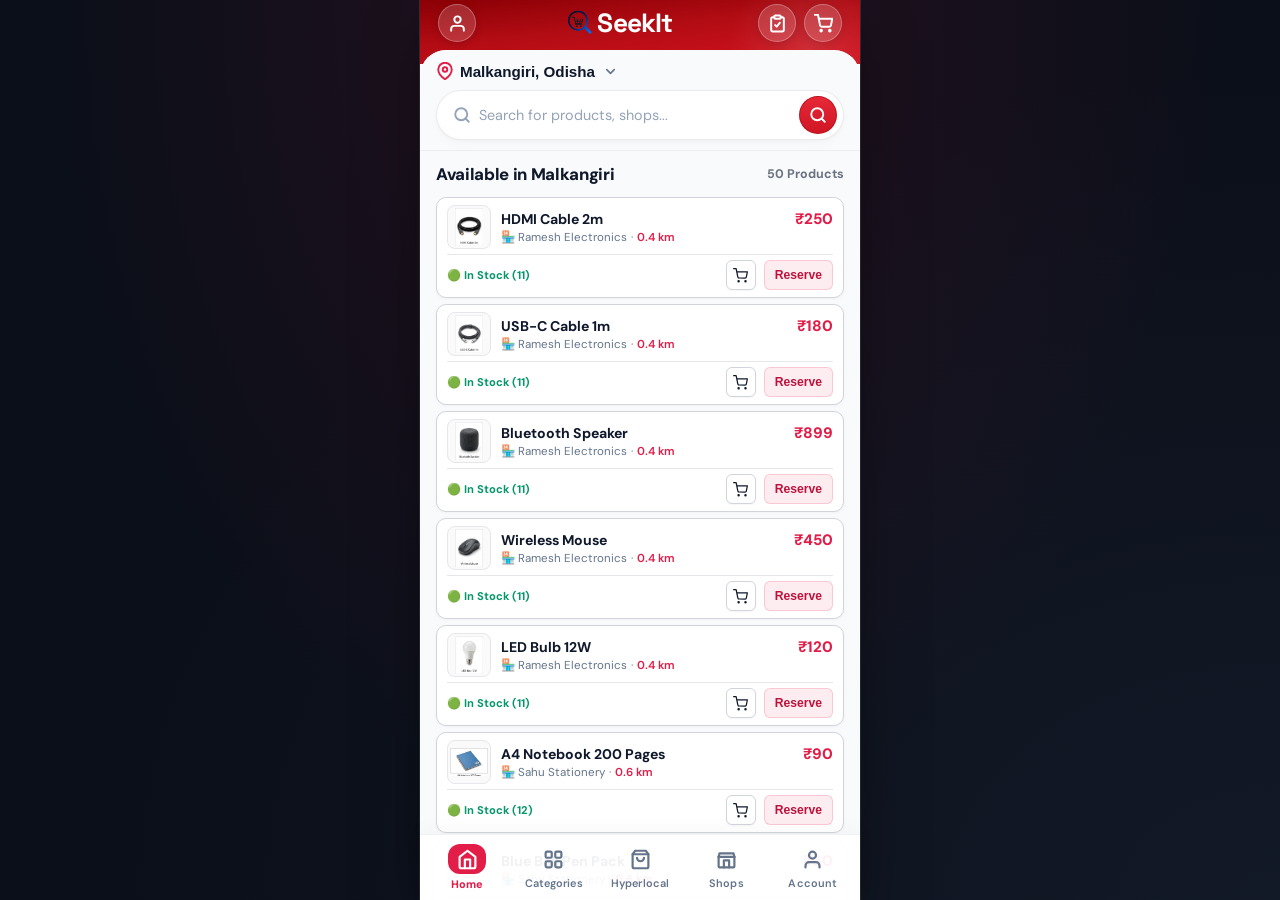
<file: index.html>
<!DOCTYPE html>
<html lang="en">

<head>
  <meta charset="UTF-8" />
  <meta name="viewport" content="width=device-width, initial-scale=1.0, maximum-scale=1.0, user-scalable=no" />
  <meta name="description" content="SeekIt — Find it nearby. Buy it locally. Discover products available at nearby local shops." />
  <title>SeekIt — Find it nearby. Buy it locally.</title>
  <link rel="preconnect" href="https://fonts.googleapis.com" />
  <link rel="preconnect" href="https://fonts.gstatic.com" crossorigin />
  <link href="https://fonts.googleapis.com/css2?family=DM+Sans:wght@400;500;600;700;800&family=Space+Grotesk:wght@500;600;700;800&display=swap" rel="stylesheet" />
  <link rel="stylesheet" href="style.css" />
  <link rel="icon" type="image/webp" href="logo.webp" />
</head>

<body>
  <div id="app">
    <!-- App Header Gradient -->
    <header class="app-header-gradient">
      <!-- Top Bar: Account (Left), Logo (Center), Cart (Right) -->
      <div class="header-top-brand-row">
        <!-- Top Left: Account Button -->
        <a href="account.html" class="header-icon-btn" id="btn-top-account" aria-label="Account" title="My Account">
          <svg viewBox="0 0 24 24" fill="none" stroke="currentColor" stroke-width="2.5" stroke-linecap="round" stroke-linejoin="round">
            <path d="M20 21v-2a4 4 0 0 0-4-4H8a4 4 0 0 0-4 4v2"></path>
            <circle cx="12" cy="7" r="4"></circle>
          </svg>
        </a>

        <!-- Center: Logo & Brand -->
        <a href="index.html" class="header-brand-title" style="text-decoration: none; display: inline-flex; align-items: center; justify-content: center; gap: 0;">
          <img src="logo.png" alt="SeekIt Logo" style="height: 36px; width: auto; object-fit: contain; margin: 0; padding: 0;" />
          <span>SeekIt</span>
        </a>

        <!-- Top Right: Reserved Products & Cart Buttons -->
        <div style="display: flex; align-items: center; gap: 8px;">
          <!-- Reserved Products Button (on left of Cart) -->
          <a href="reservedproducts.html" class="header-icon-btn" id="btn-top-reserved" aria-label="Reserved Products" title="Reserved Products">
            <svg viewBox="0 0 24 24" fill="none" stroke="currentColor" stroke-width="2.5" stroke-linecap="round" stroke-linejoin="round">
              <path d="M16 4h2a2 2 0 0 1 2 2v14a2 2 0 0 1-2 2H6a2 2 0 0 1-2-2V6a2 2 0 0 1 2-2h2"></path>
              <rect x="8" y="2" width="8" height="4" rx="1" ry="1"></rect>
              <polyline points="9 14 11 16 15 11"></polyline>
            </svg>
            <span class="header-cart-badge" id="top-reserved-badge" style="display: none;">0</span>
          </a>

          <!-- Cart Button -->
          <a href="cart.html" class="header-icon-btn" id="btn-top-cart" aria-label="Cart" title="Your Cart">
            <svg viewBox="0 0 24 24" fill="none" stroke="currentColor" stroke-width="2.5" stroke-linecap="round" stroke-linejoin="round">
              <circle cx="9" cy="21" r="1"></circle>
              <circle cx="20" cy="21" r="1"></circle>
              <path d="M1 1h4l2.68 13.39a2 2 0 0 0 2 1.61h9.72a2 2 0 0 0 2-1.61L23 6H6"></path>
            </svg>
            <span class="header-cart-badge" id="top-cart-badge" style="display: none;">0</span>
          </a>
        </div>
      </div>
    </header>

    <!-- Curved Main Content Sheet -->
    <main class="curved-sheet-content">
      <!-- Fixed Sticky Header: Location & Search Bar -->
      <div class="home-sticky-header">
        <!-- Location & Distance Radius Row -->
        <div class="home-location-bar">
          <button class="location-dropdown-btn" id="location-btn">
            <svg class="loc-pin-icon" viewBox="0 0 24 24" fill="none" stroke="currentColor" stroke-width="2.5" stroke-linecap="round" stroke-linejoin="round">
              <path d="M21 10c0 7-9 13-9 13s-9-6-9-13a9 9 0 0 1 18 0z" />
              <circle cx="12" cy="10" r="3" />
            </svg>
            <span id="location-text">Malkangiri, Odisha</span>
            <svg class="chevron-icon" viewBox="0 0 24 24" fill="none" stroke="currentColor" stroke-width="2.5" stroke-linecap="round" stroke-linejoin="round">
              <polyline points="6 9 12 15 18 9" />
            </svg>
          </button>
        </div>

        <!-- Pill Search Bar with Red Circle Search Button -->
        <div class="search-pill-container" id="search-bar">
          <svg class="search-pill-left-icon" viewBox="0 0 24 24" fill="none" stroke="currentColor" stroke-width="2.5" stroke-linecap="round" stroke-linejoin="round">
            <circle cx="11" cy="11" r="8"></circle>
            <line x1="21" y1="21" x2="16.65" y2="16.65"></line>
          </svg>
          <input type="text" class="search-pill-input" id="search-input" placeholder="Search for products, shops..." autocomplete="off" />
          <button class="search-pill-btn" id="search-btn" aria-label="Search">
            <svg viewBox="0 0 24 24" fill="none" stroke="currentColor" stroke-width="2.5" stroke-linecap="round" stroke-linejoin="round">
              <circle cx="11" cy="11" r="8"></circle>
              <line x1="21" y1="21" x2="16.65" y2="16.65"></line>
            </svg>
          </button>
        </div>
      </div>

      <!-- Live Nearby Products Feed -->
      <section class="home-products-section">
        <div class="section-header-row" style="margin-bottom: 12px;">
          <h3 class="section-heading-title" id="home-feed-title">Available Near You</h3>
          <span style="font-size: 0.78rem; font-weight: 700; color: #6B7280;" id="home-feed-count">50 Products</span>
        </div>

        <div class="products-grid" id="home-products-grid">
          <!-- Populated dynamically from SELLERS_DB in app.js -->
        </div>
      </section>
    </main>

    <!-- Location Picker Modal -->
    <div class="modal-overlay" id="location-modal">
      <div class="modal-sheet">
        <div class="modal-handle"></div>
        <h3 class="modal-title">Set your location</h3>

        <div class="modal-option">
          <label class="modal-label" for="pincode-input" style="font-size: 0.84rem; font-weight: 700; color: var(--ink); display: block; margin-bottom: 6px;">Enter Pincode</label>
          <div class="pincode-row">
            <input type="text" class="pincode-input" id="pincode-input" placeholder="e.g. 764020 or 764045" maxlength="6" inputmode="numeric" />
            <button class="btn-primary" id="pincode-submit">Go</button>
          </div>
        </div>

        <div class="modal-divider">
          <span>or</span>
        </div>

        <button class="btn-outline" id="fetch-location-btn">
          <svg viewBox="0 0 24 24" fill="none" stroke="currentColor" stroke-width="2" stroke-linecap="round" stroke-linejoin="round" style="width: 18px; height: 18px;">
            <circle cx="12" cy="12" r="10" />
            <circle cx="12" cy="12" r="3" />
            <line x1="12" y1="2" x2="12" y2="6" />
            <line x1="12" y1="18" x2="12" y2="22" />
            <line x1="2" y1="12" x2="6" y2="12" />
            <line x1="18" y1="12" x2="22" y2="12" />
          </svg>
          Use my current location
        </button>

        <p class="modal-status" id="location-status" style="font-size: 0.8rem; text-align: center; margin-top: 10px;"></p>
      </div>
    </div>

    <!-- Ask Nearby Shops Modal -->
    <div class="modal-overlay" id="ask-modal">
      <div class="modal-sheet">
        <div class="modal-handle"></div>
        <h3 class="modal-title">Ask Nearby Shops</h3>
        <p style="font-size: 0.85rem; color: #6B7280; margin-bottom: 14px;">Can't find a product in store catalogs? Broadcast an inquiry to all verified local shopkeepers.</p>
        
        <div style="margin-bottom: 12px;">
          <label style="font-size: 0.82rem; font-weight: 700; color: var(--ink); display: block; margin-bottom: 4px;">Item / Product Name</label>
          <input type="text" id="ask-product-name" class="pincode-input" style="width:100%;" placeholder="e.g. Amul Gold Milk 1L or USB-C Cable" />
        </div>

        <div style="margin-bottom: 16px;">
          <label style="font-size: 0.82rem; font-weight: 700; color: var(--ink); display: block; margin-bottom: 4px;">Category</label>
          <select id="ask-category-select" class="pincode-input" style="width:100%; background: #fff;">
            <option value="Grocery">Grocery & Daily Needs</option>
            <option value="Electronics">Electronics & Mobiles</option>
            <option value="Stationery">Stationery & Books</option>
            <option value="Hardware">Hardware & Tools</option>
            <option value="Personal Care">Personal Care</option>
          </select>
        </div>

        <button class="btn-primary" id="btn-submit-ask" style="width:100%; height: 48px;">Broadcast to Nearby Shops</button>
      </div>
    </div>

    <!-- Bottom Navigation (5 Tabs) -->
    <nav class="bottom-nav">
      <a class="nav-item active" href="index.html" id="nav-home">
        <div class="nav-icon-container">
          <svg class="nav-icon" viewBox="0 0 24 24" fill="none" stroke="currentColor" stroke-width="2.5" stroke-linecap="round" stroke-linejoin="round">
            <path d="M3 9l9-7 9 7v11a2 2 0 0 1-2 2H5a2 2 0 0 1-2-2z" />
            <polyline points="9 22 9 12 15 12 15 22" />
          </svg>
        </div>
        <span class="nav-label">Home</span>
      </a>

      <a class="nav-item" href="categories.html" id="nav-categories">
        <div class="nav-icon-container">
          <svg class="nav-icon" viewBox="0 0 24 24" fill="none" stroke="currentColor" stroke-width="2.5" stroke-linecap="round" stroke-linejoin="round">
            <rect x="3" y="3" width="7" height="7" rx="1.5" />
            <rect x="14" y="3" width="7" height="7" rx="1.5" />
            <rect x="3" y="14" width="7" height="7" rx="1.5" />
            <rect x="14" y="14" width="7" height="7" rx="1.5" />
          </svg>
        </div>
        <span class="nav-label">Categories</span>
      </a>

      <a class="nav-item" href="hyperlocal.html" id="nav-hyperlocal">
        <div class="nav-icon-container">
          <svg class="nav-icon" viewBox="0 0 24 24" fill="none" stroke="currentColor" stroke-width="2.5" stroke-linecap="round" stroke-linejoin="round">
            <path d="M6 2L3 6v14a2 2 0 0 0 2 2h14a2 2 0 0 0 2-2V6l-3-4z" />
            <line x1="3" y1="6" x2="21" y2="6" />
            <path d="M16 10a4 4 0 0 1-8 0" />
          </svg>
        </div>
        <span class="nav-label">Hyperlocal</span>
      </a>

      <a class="nav-item" href="shops.html" id="nav-shops">
        <div class="nav-icon-container">
          <svg class="nav-icon" viewBox="0 0 24 24" fill="none" stroke="currentColor" stroke-width="2.5" stroke-linecap="round" stroke-linejoin="round">
            <path d="M3 9l1-4h16l1 4" />
            <path d="M3 9v11a1 1 0 0 0 1 1h16a1 1 0 0 0 1-1V9" />
            <path d="M9 21V13h6v8" />
            <path d="M3 9h18" />
          </svg>
        </div>
        <span class="nav-label">Shops</span>
      </a>

      <a class="nav-item" href="account.html" id="nav-profile">
        <div class="nav-icon-container">
          <svg class="nav-icon" viewBox="0 0 24 24" fill="none" stroke="currentColor" stroke-width="2.5" stroke-linecap="round" stroke-linejoin="round">
            <path d="M20 21v-2a4 4 0 0 0-4-4H8a4 4 0 0 0-4 4v2" />
            <circle cx="12" cy="7" r="4" />
          </svg>
        </div>
        <span class="nav-label">Account</span>
      </a>
    </nav>
  </div>

  <div id="toast-container"></div>
  <script src="app.js"></script>
</body>

</html>
</file>
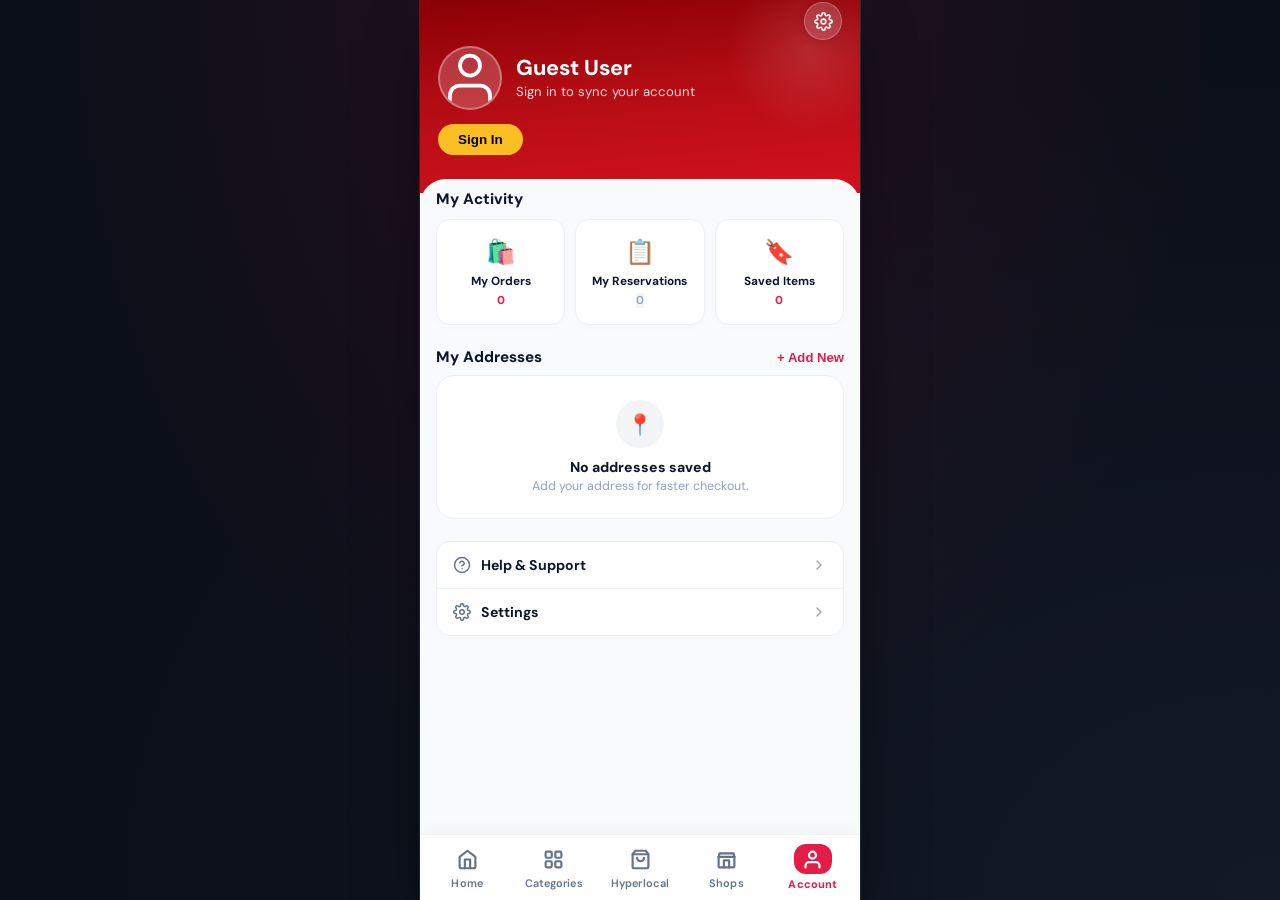
<file: account.html>
<!DOCTYPE html>
<html lang="en">

<head>
  <meta charset="UTF-8" />
  <meta name="viewport" content="width=device-width, initial-scale=1.0, maximum-scale=1.0, user-scalable=no" />
  <meta name="description" content="SeekIt — Your account. Manage orders, reservations, addresses and preferences." />
  <title>Account — SeekIt</title>
  <link rel="preconnect" href="https://fonts.googleapis.com" />
  <link rel="preconnect" href="https://fonts.gstatic.com" crossorigin />
  <link href="https://fonts.googleapis.com/css2?family=DM+Sans:wght@400;500;600;700;800&family=Space+Grotesk:wght@500;600;700;800&display=swap" rel="stylesheet" />
  <link rel="stylesheet" href="style.css" />
  <link rel="icon" type="image/webp" href="logo.webp" />
</head>

<body>
  <div id="app">
    <!-- App Header Gradient (Screenshot 5 Match) -->
    <header class="app-header-gradient" style="padding-bottom: 38px;">
      <div style="display: flex; justify-content: flex-end; margin-bottom: 6px;">
        <button class="header-icon-btn" id="btn-account-settings" aria-label="Settings">
          <svg viewBox="0 0 24 24" fill="none" stroke="currentColor" stroke-width="2" stroke-linecap="round" stroke-linejoin="round">
            <circle cx="12" cy="12" r="3"></circle>
            <path d="M19.4 15a1.65 1.65 0 0 0 .33 1.82l.06.06a2 2 0 0 1 0 2.83 2 2 0 0 1-2.83 0l-.06-.06a1.65 1.65 0 0 0-1.82-.33 1.65 1.65 0 0 0-1 1.51V21a2 2 0 0 1-2 2 2 2 0 0 1-2-2v-.09A1.65 1.65 0 0 0 9 19.4a1.65 1.65 0 0 0-1.82.33l-.06.06a2 2 0 0 1-2.83 0 2 2 0 0 1 0-2.83l.06-.06a1.65 1.65 0 0 0 .33-1.82 1.65 1.65 0 0 0-1.51-1H3a2 2 0 0 1-2-2 2 2 0 0 1 2-2h.09A1.65 1.65 0 0 0 4.6 9a1.65 1.65 0 0 0-.33-1.82l-.06-.06a2 2 0 0 1 0-2.83 2 2 0 0 1 2.83 0l.06.06a1.65 1.65 0 0 0 1.82.33H9a1.65 1.65 0 0 0 1-1.51V3a2 2 0 0 1 2-2 2 2 0 0 1 2 2v.09a1.65 1.65 0 0 0 1 1.51 1.65 1.65 0 0 0 1.82-.33l.06-.06a2 2 0 0 1 2.83 0 2 2 0 0 1 0 2.83l-.06.06a1.65 1.65 0 0 0-.33 1.82V9a1.65 1.65 0 0 0 1.51 1H21a2 2 0 0 1 2 2 2 2 0 0 1-2 2h-.09a1.65 1.65 0 0 0-1.51 1z"></path>
          </svg>
        </button>
      </div>

      <!-- User Profile Avatar & Name Row -->
      <div class="account-user-banner" id="account-header-card">
        <div class="account-avatar-ring" id="account-avatar">
          👤
        </div>
        <div class="account-user-details">
          <h2 class="account-user-heading" id="account-user-name">Guest User</h2>
          <p class="account-user-subtext" id="account-user-email">Sign in to enjoy a better experience</p>
        </div>
      </div>

      <!-- Auth Action Button (Sign In / Sign Out) -->
      <div class="account-auth-buttons-row" id="account-auth-actions">
        <button class="btn-account-signin" id="btn-account-login">Sign In</button>
      </div>
    </header>

    <!-- Curved Main Content Sheet -->
    <main class="curved-sheet-content">
      <!-- My Activity Section -->
      <h3 class="account-section-heading">My Activity</h3>
      <div class="account-activity-grid">
        <div class="activity-tile-card" id="menu-orders">
          <span class="activity-tile-icon" style="color: #DC2626;">🛍️</span>
          <span class="activity-tile-title">My Orders</span>
          <span class="activity-tile-badge" id="orders-count-badge">0</span>
        </div>

        <div class="activity-tile-card" id="menu-reservations">
          <span class="activity-tile-icon" style="color: #2563EB;">📋</span>
          <span class="activity-tile-title">My Reservations</span>
          <span class="activity-tile-badge" id="reservations-badge">0</span>
        </div>

        <div class="activity-tile-card" id="menu-saved">
          <span class="activity-tile-icon" style="color: #DC2626;">🔖</span>
          <span class="activity-tile-title">Saved Items</span>
          <span class="activity-tile-badge" id="saved-count-badge">0</span>
        </div>
      </div>

      <!-- My Addresses Section -->
      <div class="section-header-row" style="margin-bottom: 8px;">
        <h3 class="account-section-heading" style="margin-bottom: 0;">My Addresses</h3>
        <button class="section-link-action" id="btn-add-address" style="background: none; border: none; cursor: pointer;">+ Add New</button>
      </div>

      <div class="account-address-card" id="address-card-container">
        <div class="address-empty-icon">📍</div>
        <h4 class="address-empty-title">No addresses saved</h4>
        <p class="address-empty-desc">Add your address for faster checkout.</p>
      </div>

      <!-- Settings & Help Menu -->
      <div class="account-menu-list">
        <a href="#" class="account-menu-link" id="menu-help">
          <div class="account-menu-left">
            <svg viewBox="0 0 24 24" fill="none" stroke="currentColor" stroke-width="2" stroke-linecap="round" stroke-linejoin="round">
              <circle cx="12" cy="12" r="10"></circle>
              <path d="M9.09 9a3 3 0 0 1 5.83 1c0 2-3 3-3 3"></path>
              <line x1="12" y1="17" x2="12.01" y2="17"></line>
            </svg>
            <span>Help &amp; Support</span>
          </div>
          <svg class="account-menu-chevron" viewBox="0 0 24 24" fill="none" stroke="currentColor" stroke-width="2" stroke-linecap="round" stroke-linejoin="round">
            <polyline points="9 18 15 12 9 6"></polyline>
          </svg>
        </a>

        <a href="#" class="account-menu-link" id="menu-settings-link">
          <div class="account-menu-left">
            <svg viewBox="0 0 24 24" fill="none" stroke="currentColor" stroke-width="2" stroke-linecap="round" stroke-linejoin="round">
              <circle cx="12" cy="12" r="3"></circle>
              <path d="M19.4 15a1.65 1.65 0 0 0 .33 1.82l.06.06a2 2 0 0 1 0 2.83 2 2 0 0 1-2.83 0l-.06-.06a1.65 1.65 0 0 0-1.82-.33 1.65 1.65 0 0 0-1 1.51V21a2 2 0 0 1-2 2 2 2 0 0 1-2-2v-.09A1.65 1.65 0 0 0 9 19.4a1.65 1.65 0 0 0-1.82.33l-.06.06a2 2 0 0 1-2.83 0 2 2 0 0 1 0-2.83l.06-.06a1.65 1.65 0 0 0 .33-1.82 1.65 1.65 0 0 0-1.51-1H3a2 2 0 0 1-2-2 2 2 0 0 1 2-2h.09A1.65 1.65 0 0 0 4.6 9a1.65 1.65 0 0 0-.33-1.82l-.06-.06a2 2 0 0 1 0-2.83 2 2 0 0 1 2.83 0l.06.06a1.65 1.65 0 0 0 1.82.33H9a1.65 1.65 0 0 0 1-1.51V3a2 2 0 0 1 2-2 2 2 0 0 1 2 2v.09a1.65 1.65 0 0 0 1 1.51 1.65 1.65 0 0 0 1.82-.33l.06-.06a2 2 0 0 1 2.83 0 2 2 0 0 1 0 2.83l-.06.06a1.65 1.65 0 0 0-.33 1.82V9a1.65 1.65 0 0 0 1.51 1H21a2 2 0 0 1 2 2 2 2 0 0 1-2 2h-.09a1.65 1.65 0 0 0-1.51 1z"></path>
            </svg>
            <span>Settings</span>
          </div>
          <svg class="account-menu-chevron" viewBox="0 0 24 24" fill="none" stroke="currentColor" stroke-width="2" stroke-linecap="round" stroke-linejoin="round">
            <polyline points="9 18 15 12 9 6"></polyline>
          </svg>
        </a>
      </div>

    </main>

    <!-- Reservations Modal -->
    <div class="modal-overlay" id="reservations-modal">
      <div class="modal-sheet" style="max-height: 85vh; overflow-y: auto;">
        <div class="modal-handle"></div>
        <div style="display: flex; justify-content: space-between; align-items: center; margin-bottom: 16px;">
          <h3 class="modal-title" style="margin-bottom: 0;">My Reservations</h3>
          <button id="close-reservations-btn" style="background: none; border: none; font-size: 1.2rem; cursor: pointer; color: #9CA3AF; padding: 4px;">✕</button>
        </div>

        <div class="reservations-list" id="reservations-list">
          <!-- Populated from storage -->
        </div>
      </div>
    </div>

    <!-- Bottom Navigation (5 Tabs - Account Active) -->
    <nav class="bottom-nav">
      <a class="nav-item" href="index.html" id="nav-home">
        <div class="nav-icon-container">
          <svg class="nav-icon" viewBox="0 0 24 24" fill="none" stroke="currentColor" stroke-width="2.5" stroke-linecap="round" stroke-linejoin="round">
            <path d="M3 9l9-7 9 7v11a2 2 0 0 1-2 2H5a2 2 0 0 1-2-2z" />
            <polyline points="9 22 9 12 15 12 15 22" />
          </svg>
        </div>
        <span class="nav-label">Home</span>
      </a>

      <a class="nav-item" href="categories.html" id="nav-categories">
        <div class="nav-icon-container">
          <svg class="nav-icon" viewBox="0 0 24 24" fill="none" stroke="currentColor" stroke-width="2.5" stroke-linecap="round" stroke-linejoin="round">
            <rect x="3" y="3" width="7" height="7" rx="1.5" />
            <rect x="14" y="3" width="7" height="7" rx="1.5" />
            <rect x="3" y="14" width="7" height="7" rx="1.5" />
            <rect x="14" y="14" width="7" height="7" rx="1.5" />
          </svg>
        </div>
        <span class="nav-label">Categories</span>
      </a>

      <a class="nav-item" href="hyperlocal.html" id="nav-hyperlocal">
        <div class="nav-icon-container">
          <svg class="nav-icon" viewBox="0 0 24 24" fill="none" stroke="currentColor" stroke-width="2.5" stroke-linecap="round" stroke-linejoin="round">
            <path d="M6 2L3 6v14a2 2 0 0 0 2 2h14a2 2 0 0 0 2-2V6l-3-4z" />
            <line x1="3" y1="6" x2="21" y2="6" />
            <path d="M16 10a4 4 0 0 1-8 0" />
          </svg>
        </div>
        <span class="nav-label">Hyperlocal</span>
      </a>

      <a class="nav-item" href="shops.html" id="nav-shops">
        <div class="nav-icon-container">
          <svg class="nav-icon" viewBox="0 0 24 24" fill="none" stroke="currentColor" stroke-width="2.5" stroke-linecap="round" stroke-linejoin="round">
            <path d="M3 9l1-4h16l1 4" />
            <path d="M3 9v11a1 1 0 0 0 1 1h16a1 1 0 0 0 1-1V9" />
            <path d="M9 21V13h6v8" />
            <path d="M3 9h18" />
          </svg>
        </div>
        <span class="nav-label">Shops</span>
      </a>

      <a class="nav-item active" href="account.html" id="nav-profile">
        <div class="nav-icon-container">
          <svg class="nav-icon" viewBox="0 0 24 24" fill="none" stroke="currentColor" stroke-width="2.5" stroke-linecap="round" stroke-linejoin="round">
            <path d="M20 21v-2a4 4 0 0 0-4-4H8a4 4 0 0 0-4 4v2" />
            <circle cx="12" cy="7" r="4" />
          </svg>
        </div>
        <span class="nav-label">Account</span>
      </a>
    </nav>
  </div>

  <div id="toast-container"></div>
  <script src="app.js"></script>
</body>

</html>
</file>
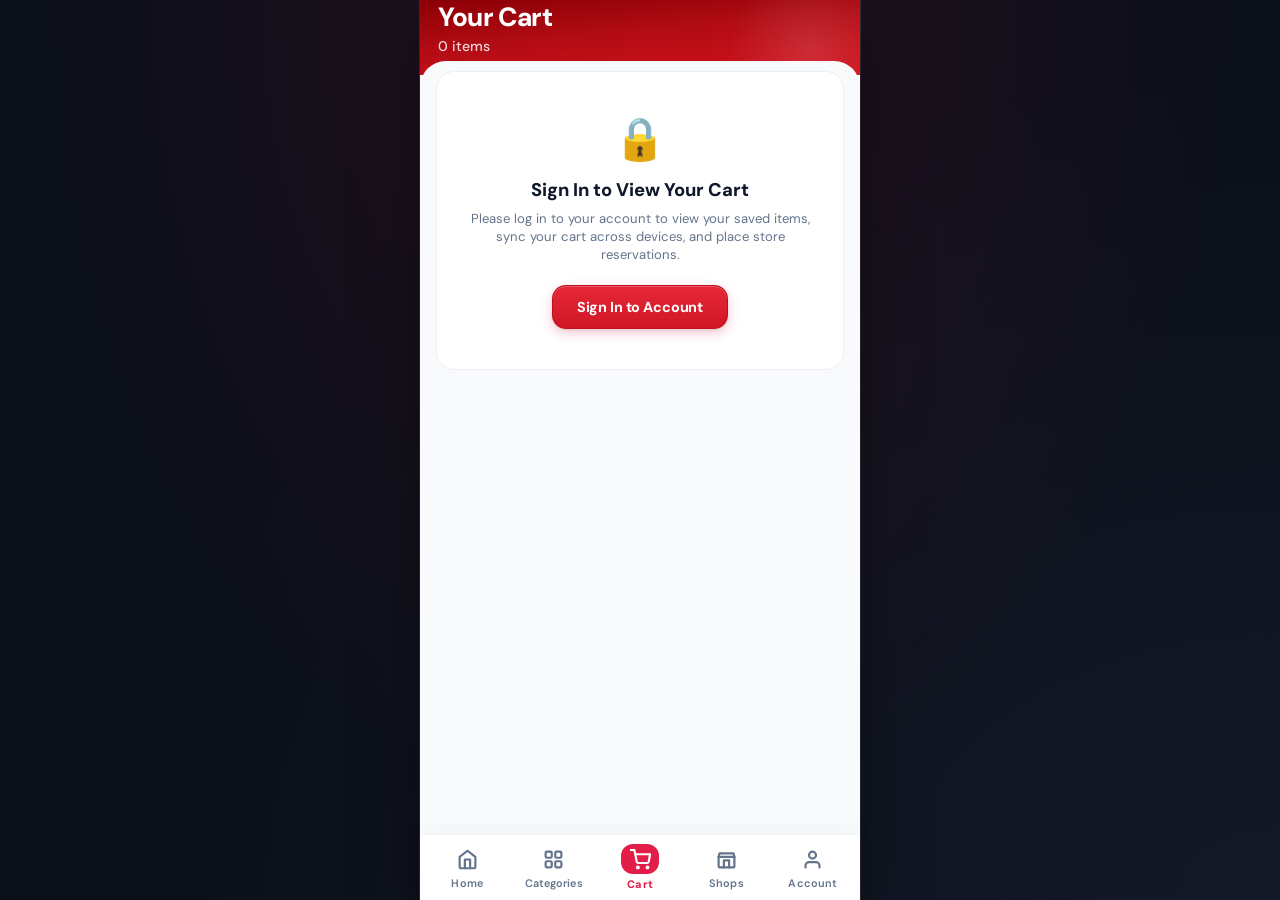
<file: cart.html>
<!DOCTYPE html>
<html lang="en">

<head>
  <meta charset="UTF-8" />
  <meta name="viewport" content="width=device-width, initial-scale=1.0, maximum-scale=1.0, user-scalable=no" />
  <meta name="description" content="SeekIt — Your cart. Reserve products from nearby local shops." />
  <title>Your Cart — SeekIt</title>
  <link rel="preconnect" href="https://fonts.googleapis.com" />
  <link rel="preconnect" href="https://fonts.gstatic.com" crossorigin />
  <link href="https://fonts.googleapis.com/css2?family=DM+Sans:wght@400;500;600;700;800&family=Space+Grotesk:wght@500;600;700;800&display=swap" rel="stylesheet" />
  <link rel="stylesheet" href="style.css" />
  <link rel="icon" type="image/webp" href="logo.webp" />
</head>

<body>
  <div id="app">
    <!-- App Header Gradient -->
    <header class="app-header-gradient">
      <!-- Title Row -->
      <div class="cart-header-row">
        <div>
          <h1 class="app-header-title">Your Cart</h1>
          <p class="app-header-subtitle" id="cart-items-count-label">0 items</p>
        </div>
      </div>
    </header>

    <!-- Curved Main Content Sheet -->
    <main class="curved-sheet-content">
      <div class="cart-page-content" id="cart-page-container">
        <!-- Rendered dynamically by app.js matching the exact card UI in Screenshot 2 -->
      </div>
    </main>

    <!-- Bottom Navigation (5 Tabs) -->
    <nav class="bottom-nav">
      <a class="nav-item" href="index.html" id="nav-home">
        <div class="nav-icon-container">
          <svg class="nav-icon" viewBox="0 0 24 24" fill="none" stroke="currentColor" stroke-width="2.5" stroke-linecap="round" stroke-linejoin="round">
            <path d="M3 9l9-7 9 7v11a2 2 0 0 1-2 2H5a2 2 0 0 1-2-2z" />
            <polyline points="9 22 9 12 15 12 15 22" />
          </svg>
        </div>
        <span class="nav-label">Home</span>
      </a>

      <a class="nav-item" href="categories.html" id="nav-categories">
        <div class="nav-icon-container">
          <svg class="nav-icon" viewBox="0 0 24 24" fill="none" stroke="currentColor" stroke-width="2.5" stroke-linecap="round" stroke-linejoin="round">
            <rect x="3" y="3" width="7" height="7" rx="1.5" />
            <rect x="14" y="3" width="7" height="7" rx="1.5" />
            <rect x="3" y="14" width="7" height="7" rx="1.5" />
            <rect x="14" y="14" width="7" height="7" rx="1.5" />
          </svg>
        </div>
        <span class="nav-label">Categories</span>
      </a>

      <a class="nav-item active" href="cart.html" id="nav-cart">
        <div class="nav-icon-container">
          <svg class="nav-icon" viewBox="0 0 24 24" fill="none" stroke="currentColor" stroke-width="2.5" stroke-linecap="round" stroke-linejoin="round">
            <circle cx="9" cy="21" r="1" />
            <circle cx="20" cy="21" r="1" />
            <path d="M1 1h4l2.68 13.39a2 2 0 0 0 2 1.61h9.72a2 2 0 0 0 2-1.61L23 6H6" />
          </svg>
        </div>
        <span class="nav-label">Cart</span>
      </a>

      <a class="nav-item" href="shops.html" id="nav-shops">
        <div class="nav-icon-container">
          <svg class="nav-icon" viewBox="0 0 24 24" fill="none" stroke="currentColor" stroke-width="2.5" stroke-linecap="round" stroke-linejoin="round">
            <path d="M3 9l1-4h16l1 4" />
            <path d="M3 9v11a1 1 0 0 0 1 1h16a1 1 0 0 0 1-1V9" />
            <path d="M9 21V13h6v8" />
            <path d="M3 9h18" />
          </svg>
        </div>
        <span class="nav-label">Shops</span>
      </a>

      <a class="nav-item" href="account.html" id="nav-profile">
        <div class="nav-icon-container">
          <svg class="nav-icon" viewBox="0 0 24 24" fill="none" stroke="currentColor" stroke-width="2.5" stroke-linecap="round" stroke-linejoin="round">
            <path d="M20 21v-2a4 4 0 0 0-4-4H8a4 4 0 0 0-4 4v2" />
            <circle cx="12" cy="7" r="4" />
          </svg>
        </div>
        <span class="nav-label">Account</span>
      </a>
    </nav>
  </div>

  <div id="toast-container"></div>
  <script src="app.js"></script>
</body>

</html>
</file>
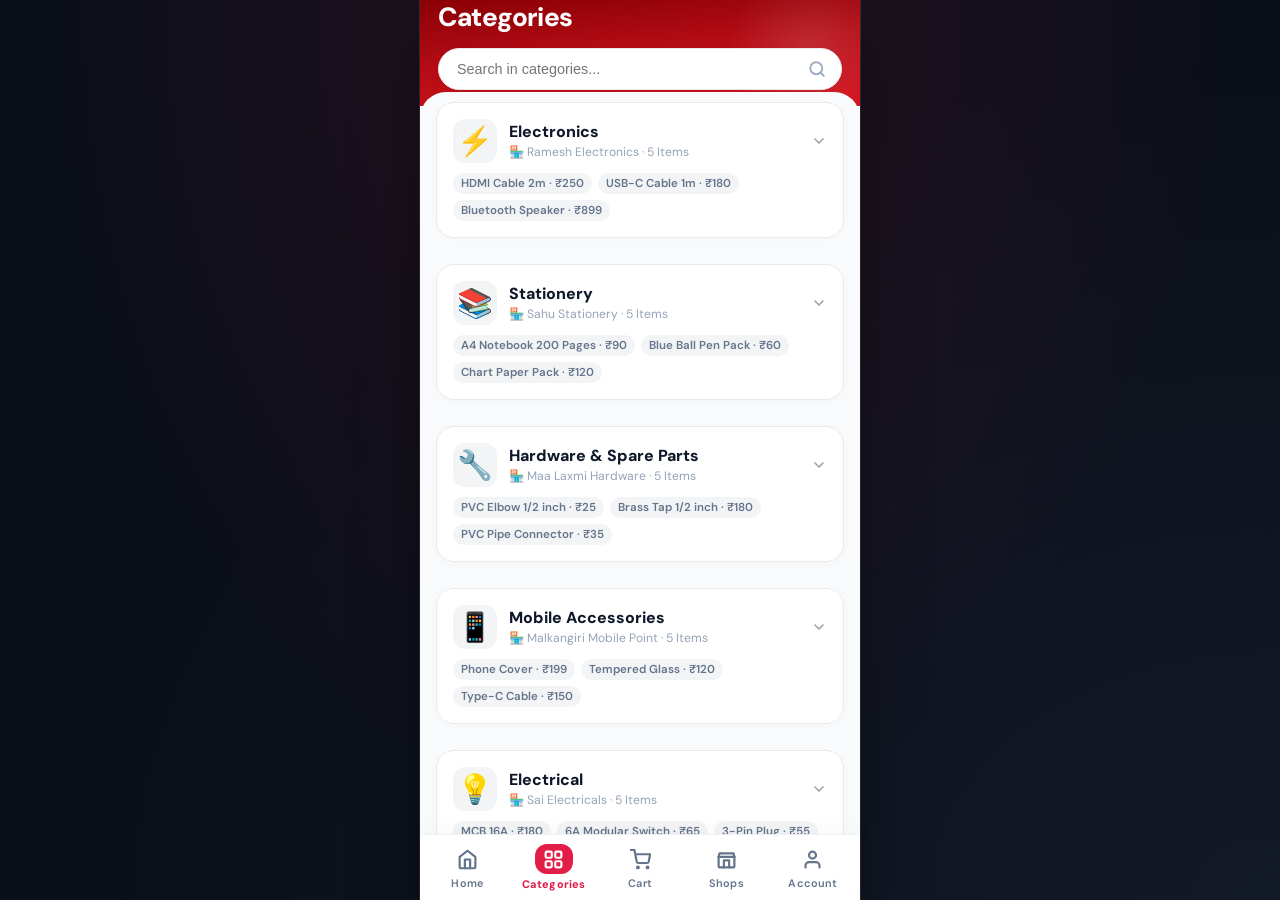
<file: categories.html>
<!DOCTYPE html>
<html lang="en">

<head>
  <meta charset="UTF-8" />
  <meta name="viewport" content="width=device-width, initial-scale=1.0, maximum-scale=1.0, user-scalable=no" />
  <meta name="description" content="SeekIt — Browse product categories from local shops." />
  <title>Categories — SeekIt</title>
  <link rel="preconnect" href="https://fonts.googleapis.com" />
  <link rel="preconnect" href="https://fonts.gstatic.com" crossorigin />
  <link href="https://fonts.googleapis.com/css2?family=DM+Sans:wght@400;500;600;700;800&family=Space+Grotesk:wght@500;600;700;800&display=swap" rel="stylesheet" />
  <link rel="stylesheet" href="style.css" />
  <link rel="icon" type="image/webp" href="logo.webp" />
</head>

<body>
  <div id="app">
    <!-- App Header Gradient -->
    <header class="app-header-gradient">
      <!-- Title & Search Bar -->
      <div class="app-header-title-wrap" style="margin-bottom: 14px;">
        <h1 class="app-header-title">Categories</h1>
      </div>

      <!-- Category Search Bar with Right Magnifier -->
      <div class="categories-search-box" style="margin-bottom: 0;">
        <input type="text" id="category-search-input" class="categories-search-input" placeholder="Search in categories..." autocomplete="off" />
        <svg class="categories-search-icon" viewBox="0 0 24 24" fill="none" stroke="currentColor" stroke-width="2.5" stroke-linecap="round" stroke-linejoin="round">
          <circle cx="11" cy="11" r="8"></circle>
          <line x1="21" y1="21" x2="16.65" y2="16.65"></line>
        </svg>
      </div>
    </header>

    <!-- Curved Main Content Sheet -->
    <main class="curved-sheet-content">
      <!-- Categories Container with Expanded Store Catalogues -->
      <div id="categories-container" class="categories-list">
        <!-- Dynamically rendered list with shop catalogs from app.js -->
      </div>
    </main>

    <!-- Bottom Navigation (5 Tabs - Categories Active) -->
    <nav class="bottom-nav">
      <a class="nav-item" href="index.html" id="nav-home">
        <div class="nav-icon-container">
          <svg class="nav-icon" viewBox="0 0 24 24" fill="none" stroke="currentColor" stroke-width="2.5" stroke-linecap="round" stroke-linejoin="round">
            <path d="M3 9l9-7 9 7v11a2 2 0 0 1-2 2H5a2 2 0 0 1-2-2z" />
            <polyline points="9 22 9 12 15 12 15 22" />
          </svg>
        </div>
        <span class="nav-label">Home</span>
      </a>

      <a class="nav-item active" href="categories.html" id="nav-categories">
        <div class="nav-icon-container">
          <svg class="nav-icon" viewBox="0 0 24 24" fill="none" stroke="currentColor" stroke-width="2.5" stroke-linecap="round" stroke-linejoin="round">
            <rect x="3" y="3" width="7" height="7" rx="1.5" />
            <rect x="14" y="3" width="7" height="7" rx="1.5" />
            <rect x="3" y="14" width="7" height="7" rx="1.5" />
            <rect x="14" y="14" width="7" height="7" rx="1.5" />
          </svg>
        </div>
        <span class="nav-label">Categories</span>
      </a>

      <a class="nav-item" href="cart.html" id="nav-cart">
        <div class="nav-icon-container">
          <svg class="nav-icon" viewBox="0 0 24 24" fill="none" stroke="currentColor" stroke-width="2.5" stroke-linecap="round" stroke-linejoin="round">
            <circle cx="9" cy="21" r="1" />
            <circle cx="20" cy="21" r="1" />
            <path d="M1 1h4l2.68 13.39a2 2 0 0 0 2 1.61h9.72a2 2 0 0 0 2-1.61L23 6H6" />
          </svg>
        </div>
        <span class="nav-label">Cart</span>
      </a>

      <a class="nav-item" href="shops.html" id="nav-shops">
        <div class="nav-icon-container">
          <svg class="nav-icon" viewBox="0 0 24 24" fill="none" stroke="currentColor" stroke-width="2.5" stroke-linecap="round" stroke-linejoin="round">
            <path d="M3 9l1-4h16l1 4" />
            <path d="M3 9v11a1 1 0 0 0 1 1h16a1 1 0 0 0 1-1V9" />
            <path d="M9 21V13h6v8" />
            <path d="M3 9h18" />
          </svg>
        </div>
        <span class="nav-label">Shops</span>
      </a>

      <a class="nav-item" href="account.html" id="nav-profile">
        <div class="nav-icon-container">
          <svg class="nav-icon" viewBox="0 0 24 24" fill="none" stroke="currentColor" stroke-width="2.5" stroke-linecap="round" stroke-linejoin="round">
            <path d="M20 21v-2a4 4 0 0 0-4-4H8a4 4 0 0 0-4 4v2" />
            <circle cx="12" cy="7" r="4" />
          </svg>
        </div>
        <span class="nav-label">Account</span>
      </a>
    </nav>
  </div>

  <div id="toast-container"></div>
  <script src="app.js"></script>
</body>

</html>
</file>
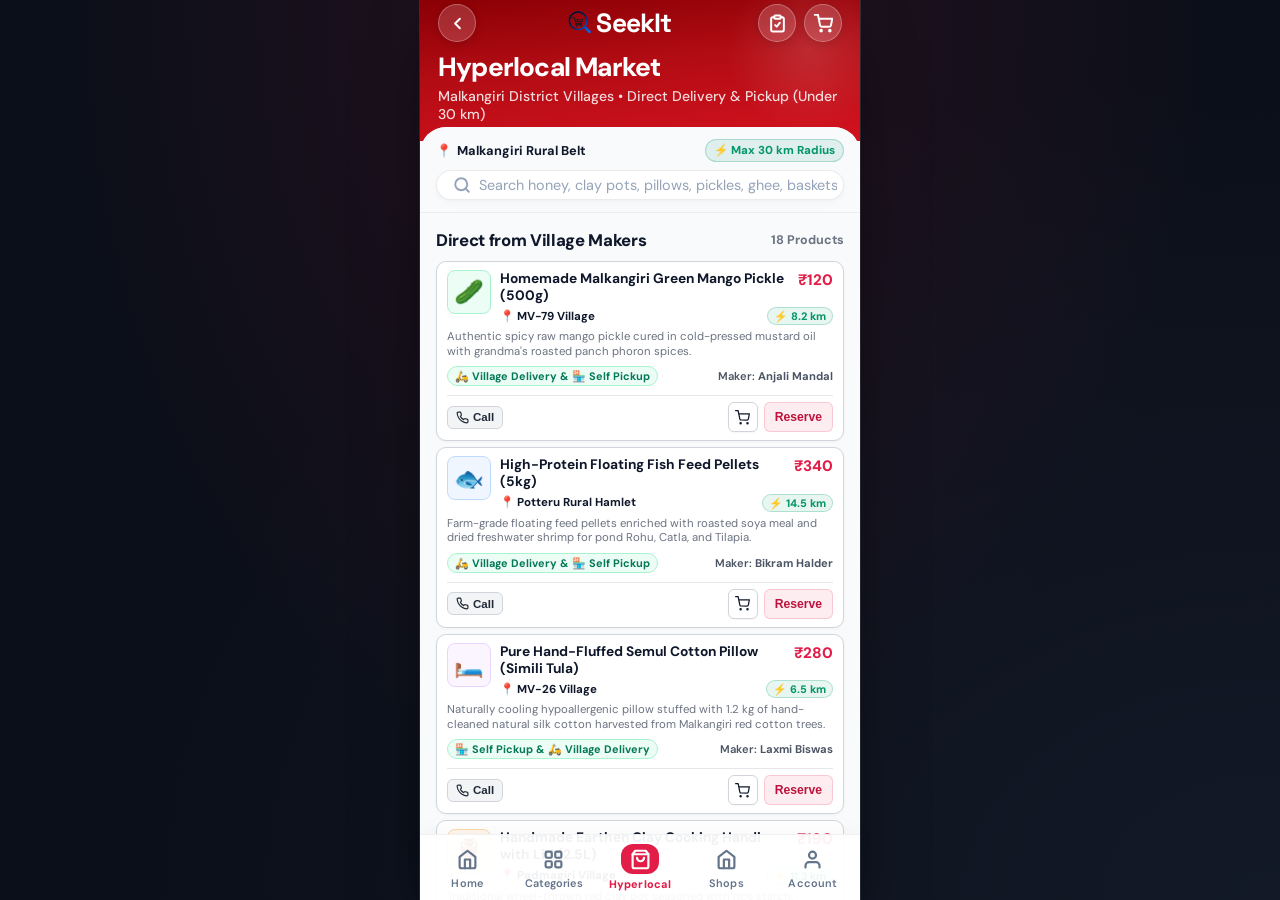
<file: hyperlocal.html>
<!DOCTYPE html>
<html lang="en">

<head>
  <meta charset="UTF-8" />
  <meta name="viewport" content="width=device-width, initial-scale=1.0, maximum-scale=1.0, user-scalable=no" />
  <meta name="description" content="SeekIt — Hyperlocal Market. Fresh homemade pickles, river fish food, handcrafted cotton pillows, and village cottage goods across Malkangiri district under 30 km." />
  <title>Hyperlocal Market — SeekIt</title>
  <link rel="preconnect" href="https://fonts.googleapis.com" />
  <link rel="preconnect" href="https://fonts.gstatic.com" crossorigin />
  <link href="https://fonts.googleapis.com/css2?family=DM+Sans:wght@400;500;600;700;800&family=Space+Grotesk:wght@500;600;700;800&display=swap" rel="stylesheet" />
  <link rel="stylesheet" href="style.css" />
  <link rel="icon" type="image/webp" href="logo.webp" />
</head>

<body>
  <div id="app">
    <!-- App Header Gradient -->
    <header class="app-header-gradient">
      <!-- Top Navigation Row -->
      <div class="header-top-brand-row">
        <!-- Left: Back Button -->
        <a href="index.html" class="header-icon-btn" aria-label="Back to Home" title="Back to Home">
          <svg viewBox="0 0 24 24" fill="none" stroke="currentColor" stroke-width="2.5" stroke-linecap="round" stroke-linejoin="round">
            <polyline points="15 18 9 12 15 6"></polyline>
          </svg>
        </a>

        <!-- Center: Logo & Brand -->
        <a href="index.html" class="header-brand-title" style="text-decoration: none; display: inline-flex; align-items: center; justify-content: center; gap: 0;">
          <img src="logo.png" alt="SeekIt Logo" style="height: 34px; width: auto; object-fit: contain; margin: 0; padding: 0;" />
          <span>SeekIt</span>
        </a>

        <!-- Right: Reserved & Cart Buttons -->
        <div style="display: flex; align-items: center; gap: 8px;">
          <a href="reservedproducts.html" class="header-icon-btn" id="btn-top-reserved" aria-label="Reserved Products" title="Reserved Products">
            <svg viewBox="0 0 24 24" fill="none" stroke="currentColor" stroke-width="2.5" stroke-linecap="round" stroke-linejoin="round">
              <path d="M16 4h2a2 2 0 0 1 2 2v14a2 2 0 0 1-2 2H6a2 2 0 0 1-2-2V6a2 2 0 0 1 2-2h2"></path>
              <rect x="8" y="2" width="8" height="4" rx="1" ry="1"></rect>
              <polyline points="9 14 11 16 15 11"></polyline>
            </svg>
            <span class="header-cart-badge" id="top-reserved-badge" style="display: none;">0</span>
          </a>

          <a href="cart.html" class="header-icon-btn" id="btn-top-cart" aria-label="Cart" title="Your Cart">
            <svg viewBox="0 0 24 24" fill="none" stroke="currentColor" stroke-width="2.5" stroke-linecap="round" stroke-linejoin="round">
              <circle cx="9" cy="21" r="1"></circle>
              <circle cx="20" cy="21" r="1"></circle>
              <path d="M1 1h4l2.68 13.39a2 2 0 0 0 2 1.61h9.72a2 2 0 0 0 2-1.61L23 6H6"></path>
            </svg>
            <span class="header-cart-badge" id="top-cart-badge" style="display: none;">0</span>
          </a>
        </div>
      </div>

      <!-- Title & Subtitle -->
      <div class="app-header-title-wrap" style="margin-top: 4px; margin-bottom: 2px;">
        <h1 class="app-header-title">Hyperlocal Market</h1>
        <p class="app-header-subtitle">Malkangiri District Villages • Direct Delivery & Pickup (Under 30 km)</p>
      </div>
    </header>

    <!-- Curved Main Content Sheet -->
    <main class="curved-sheet-content">
      <!-- Fixed Sticky Filter & Search Area -->
      <div class="sheet-sticky-header" style="padding-bottom: 10px;">
        <!-- Location radius badge -->
        <div style="display: flex; align-items: center; justify-content: space-between; margin-bottom: 8px;">
          <div style="display: flex; align-items: center; gap: 5px; font-size: 0.8rem; font-weight: 700; color: var(--ink);">
            <span style="color: var(--crimson);">📍</span>
            <span>Malkangiri Rural Belt</span>
          </div>
          <span style="font-size: 0.72rem; font-weight: 800; color: #059669; background: rgba(5, 150, 105, 0.1); padding: 3px 8px; border-radius: var(--r-pill); border: 1px solid rgba(5, 150, 105, 0.25);">
            ⚡ Max 30 km Radius
          </span>
        </div>

        <!-- Pill Search Bar -->
        <div class="search-pill-container" style="margin-bottom: 2px;">
          <svg class="search-pill-left-icon" viewBox="0 0 24 24" fill="none" stroke="currentColor" stroke-width="2.5" stroke-linecap="round" stroke-linejoin="round">
            <circle cx="11" cy="11" r="8"></circle>
            <line x1="21" y1="21" x2="16.65" y2="16.65"></line>
          </svg>
          <input type="text" class="search-pill-input" id="hyperlocal-search-input" placeholder="Search honey, clay pots, pillows, pickles, ghee, baskets..." autocomplete="off" />
        </div>
      </div>

      <!-- Live Hyperlocal Products Feed -->
      <section class="home-products-section" style="padding-top: 4px;">
        <div class="section-header-row" style="margin-bottom: 10px;">
          <h3 class="section-heading-title" id="hyperlocal-feed-title">Direct from Village Makers</h3>
          <span style="font-size: 0.78rem; font-weight: 700; color: #6B7280;" id="hyperlocal-feed-count">18 Products</span>
        </div>

        <!-- Populated dynamically by app.js -->
        <div class="products-grid" id="hyperlocal-products-grid"></div>
      </section>
    </main>

    <!-- Bottom Navigation (5 Tabs - Hyperlocal Active) -->
    <nav class="bottom-nav">
      <a class="nav-item" href="index.html" id="nav-home">
        <div class="nav-icon-container">
          <svg class="nav-icon" viewBox="0 0 24 24" fill="none" stroke="currentColor" stroke-width="2.5" stroke-linecap="round" stroke-linejoin="round">
            <path d="M3 9l9-7 9 7v11a2 2 0 0 1-2 2H5a2 2 0 0 1-2-2z" />
            <polyline points="9 22 9 12 15 12 15 22" />
          </svg>
        </div>
        <span class="nav-label">Home</span>
      </a>

      <a class="nav-item" href="categories.html" id="nav-categories">
        <div class="nav-icon-container">
          <svg class="nav-icon" viewBox="0 0 24 24" fill="none" stroke="currentColor" stroke-width="2.5" stroke-linecap="round" stroke-linejoin="round">
            <rect x="3" y="3" width="7" height="7" rx="1.5" />
            <rect x="14" y="3" width="7" height="7" rx="1.5" />
            <rect x="3" y="14" width="7" height="7" rx="1.5" />
            <rect x="14" y="14" width="7" height="7" rx="1.5" />
          </svg>
        </div>
        <span class="nav-label">Categories</span>
      </a>

      <!-- Center Bottom Tab: Hyperlocal Market (Active) -->
      <a class="nav-item active" href="hyperlocal.html" id="nav-hyperlocal">
        <div class="nav-icon-container">
          <svg class="nav-icon" viewBox="0 0 24 24" fill="none" stroke="currentColor" stroke-width="2.5" stroke-linecap="round" stroke-linejoin="round">
            <path d="M6 2L3 6v14a2 2 0 0 0 2 2h14a2 2 0 0 0 2-2V6l-3-4z" />
            <line x1="3" y1="6" x2="21" y2="6" />
            <path d="M16 10a4 4 0 0 1-8 0" />
          </svg>
        </div>
        <span class="nav-label">Hyperlocal</span>
      </a>

      <a class="nav-item" href="shops.html" id="nav-shops">
        <div class="nav-icon-container">
          <svg class="nav-icon" viewBox="0 0 24 24" fill="none" stroke="currentColor" stroke-width="2.5" stroke-linecap="round" stroke-linejoin="round">
            <path d="M3 9l9-7 9 7v11a2 2 0 0 1-2 2H5a2 2 0 0 1-2-2z" />
            <path d="M9 22V12h6v10" />
          </svg>
        </div>
        <span class="nav-label">Shops</span>
      </a>

      <a class="nav-item" href="account.html" id="nav-account">
        <div class="nav-icon-container">
          <svg class="nav-icon" viewBox="0 0 24 24" fill="none" stroke="currentColor" stroke-width="2.5" stroke-linecap="round" stroke-linejoin="round">
            <path d="M20 21v-2a4 4 0 0 0-4-4H8a4 4 0 0 0-4 4v2" />
            <circle cx="12" cy="7" r="4" />
          </svg>
        </div>
        <span class="nav-label">Account</span>
      </a>
    </nav>
  </div>

  <script src="app.js"></script>
</body>

</html>
</file>
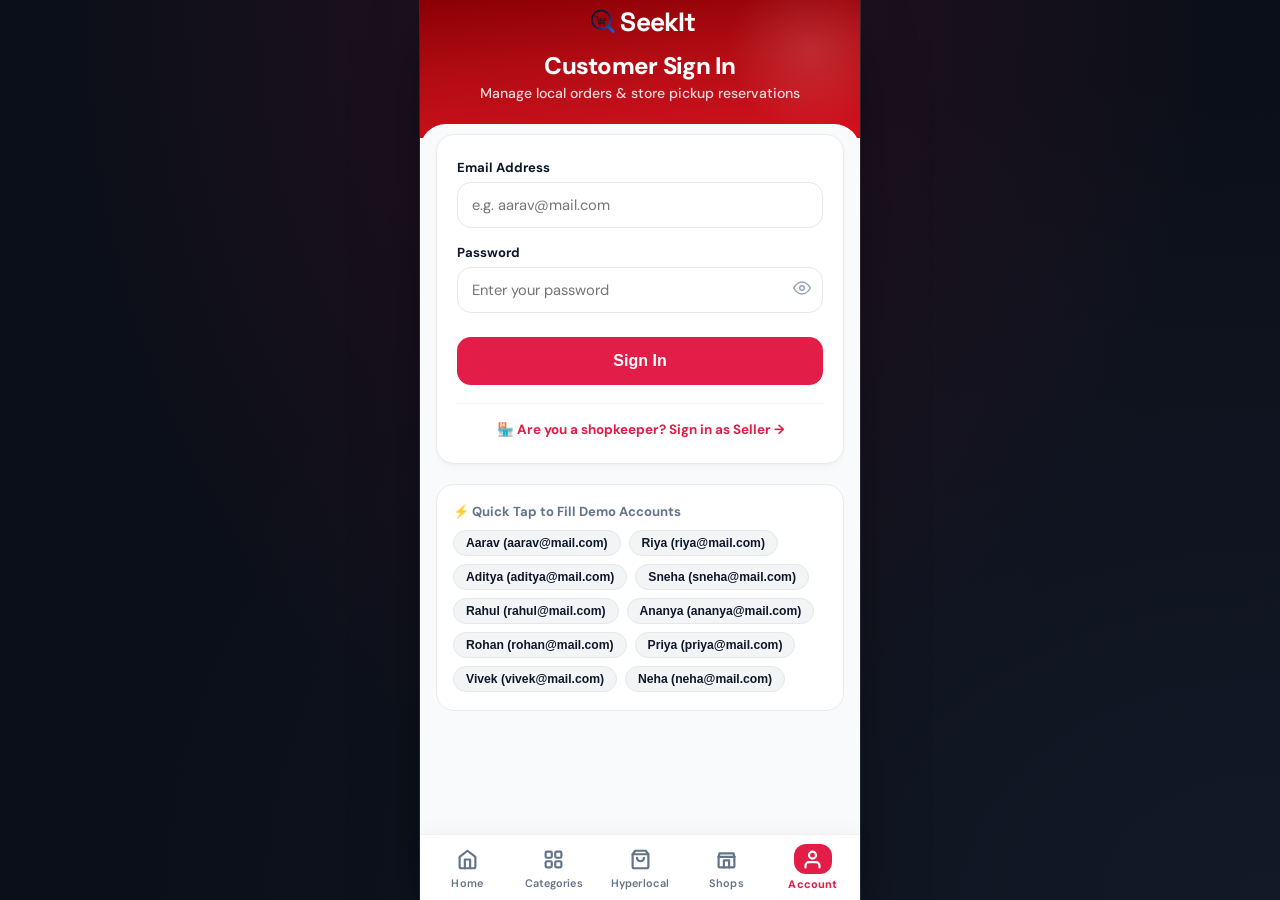
<file: login.html>
<!DOCTYPE html>
<html lang="en">

<head>
  <meta charset="UTF-8" />
  <meta name="viewport" content="width=device-width, initial-scale=1.0, maximum-scale=1.0, user-scalable=no" />
  <meta name="description" content="SeekIt — Sign in to your account." />
  <title>Customer Sign In — SeekIt</title>
  <link rel="preconnect" href="https://fonts.googleapis.com" />
  <link rel="preconnect" href="https://fonts.gstatic.com" crossorigin />
  <link href="https://fonts.googleapis.com/css2?family=DM+Sans:wght@400;500;600;700;800&family=Space+Grotesk:wght@500;600;700;800&display=swap" rel="stylesheet" />
  <link rel="stylesheet" href="style.css" />
  <link rel="icon" type="image/webp" href="logo.webp" />
</head>

<body>
  <div id="app">
    <!-- App Header Gradient -->
    <header class="app-header-gradient" style="padding-bottom: 36px;">
      <!-- Centered Logo & Brand -->
      <div class="header-top-brand-row" style="justify-content: center;">
        <a href="index.html" class="header-brand-title" style="text-decoration: none; display: inline-flex; align-items: center; justify-content: center; gap: 0;">
          <img src="logo.png" alt="SeekIt Logo" style="height: 36px; width: auto; object-fit: contain; margin: 0; padding: 0;" />
          <span>SeekIt</span>
        </a>
      </div>

      <div class="app-header-title-wrap" style="text-align: center; margin-top: 6px; margin-bottom: 0;">
        <h1 class="app-header-title" style="font-size: 1.5rem;">Customer Sign In</h1>
        <p class="app-header-subtitle">Manage local orders & store pickup reservations</p>
      </div>
    </header>

    <!-- Curved Main Content Sheet -->
    <main class="curved-sheet-content">
      <div class="login-card fade-in">
        <div id="login-alert" class="login-alert"></div>

        <form id="login-form">
          <div class="form-group">
            <label class="form-label" for="login-email">Email Address</label>
            <div class="input-wrapper">
              <input type="email" id="login-email" class="input-field" placeholder="e.g. aarav@mail.com" required autocomplete="email" />
            </div>
          </div>

          <div class="form-group">
            <label class="form-label" for="login-password">Password</label>
            <div class="input-wrapper">
              <input type="password" id="login-password" class="input-field" placeholder="Enter your password" required autocomplete="current-password" />
              <button type="button" id="toggle-password-btn" class="input-toggle-btn" aria-label="Toggle password visibility">
                <svg id="eye-icon" viewBox="0 0 24 24" fill="none" stroke="currentColor" stroke-width="2" stroke-linecap="round" stroke-linejoin="round">
                  <path d="M1 12s4-8 11-8 11 8 11 8-4 8-11 8-11-8-11-8z" />
                  <circle cx="12" cy="12" r="3" />
                </svg>
              </button>
            </div>
          </div>

          <button type="submit" class="btn-submit" id="btn-login-submit" style="margin-top: 8px;">Sign In</button>
        </form>

        <div style="text-align: center; margin-top: 18px; padding-top: 14px; border-top: 1px solid #F3F4F6;">
          <a href="seller-login.html" style="font-size: 0.84rem; font-weight: 700; color: var(--crimson); text-decoration: none; display: inline-flex; align-items: center; gap: 4px;">
            🏪 Are you a shopkeeper? Sign in as Seller →
          </a>
        </div>
      </div>

      <!-- Quick Demo Accounts for Testing -->
      <div class="demo-accounts-section">
        <p class="demo-title">⚡ Quick Tap to Fill Demo Accounts</p>
        <div class="demo-chips" id="demo-chips-container">
          <!-- Populated dynamically from USERS_DB in app.js -->
        </div>
      </div>
    </main>

    <!-- Bottom Navigation (5 Tabs) -->
    <nav class="bottom-nav">
      <a class="nav-item" href="index.html" id="nav-home">
        <div class="nav-icon-container">
          <svg class="nav-icon" viewBox="0 0 24 24" fill="none" stroke="currentColor" stroke-width="2.5" stroke-linecap="round" stroke-linejoin="round">
            <path d="M3 9l9-7 9 7v11a2 2 0 0 1-2 2H5a2 2 0 0 1-2-2z" />
            <polyline points="9 22 9 12 15 12 15 22" />
          </svg>
        </div>
        <span class="nav-label">Home</span>
      </a>

      <a class="nav-item" href="categories.html" id="nav-categories">
        <div class="nav-icon-container">
          <svg class="nav-icon" viewBox="0 0 24 24" fill="none" stroke="currentColor" stroke-width="2.5" stroke-linecap="round" stroke-linejoin="round">
            <rect x="3" y="3" width="7" height="7" rx="1.5" />
            <rect x="14" y="3" width="7" height="7" rx="1.5" />
            <rect x="3" y="14" width="7" height="7" rx="1.5" />
            <rect x="14" y="14" width="7" height="7" rx="1.5" />
          </svg>
        </div>
        <span class="nav-label">Categories</span>
      </a>

      <a class="nav-item" href="hyperlocal.html" id="nav-hyperlocal">
        <div class="nav-icon-container">
          <svg class="nav-icon" viewBox="0 0 24 24" fill="none" stroke="currentColor" stroke-width="2.5" stroke-linecap="round" stroke-linejoin="round">
            <path d="M6 2L3 6v14a2 2 0 0 0 2 2h14a2 2 0 0 0 2-2V6l-3-4z" />
            <line x1="3" y1="6" x2="21" y2="6" />
            <path d="M16 10a4 4 0 0 1-8 0" />
          </svg>
        </div>
        <span class="nav-label">Hyperlocal</span>
      </a>

      <a class="nav-item" href="shops.html" id="nav-shops">
        <div class="nav-icon-container">
          <svg class="nav-icon" viewBox="0 0 24 24" fill="none" stroke="currentColor" stroke-width="2.5" stroke-linecap="round" stroke-linejoin="round">
            <path d="M3 9l1-4h16l1 4" />
            <path d="M3 9v11a1 1 0 0 0 1 1h16a1 1 0 0 0 1-1V9" />
            <path d="M9 21V13h6v8" />
            <path d="M3 9h18" />
          </svg>
        </div>
        <span class="nav-label">Shops</span>
      </a>

      <a class="nav-item active" href="account.html" id="nav-profile">
        <div class="nav-icon-container">
          <svg class="nav-icon" viewBox="0 0 24 24" fill="none" stroke="currentColor" stroke-width="2.5" stroke-linecap="round" stroke-linejoin="round">
            <path d="M20 21v-2a4 4 0 0 0-4-4H8a4 4 0 0 0-4 4v2" />
            <circle cx="12" cy="7" r="4" />
          </svg>
        </div>
        <span class="nav-label">Account</span>
      </a>
    </nav>
  </div>

  <div id="toast-container"></div>
  <script src="app.js"></script>
</body>

</html>
</file>
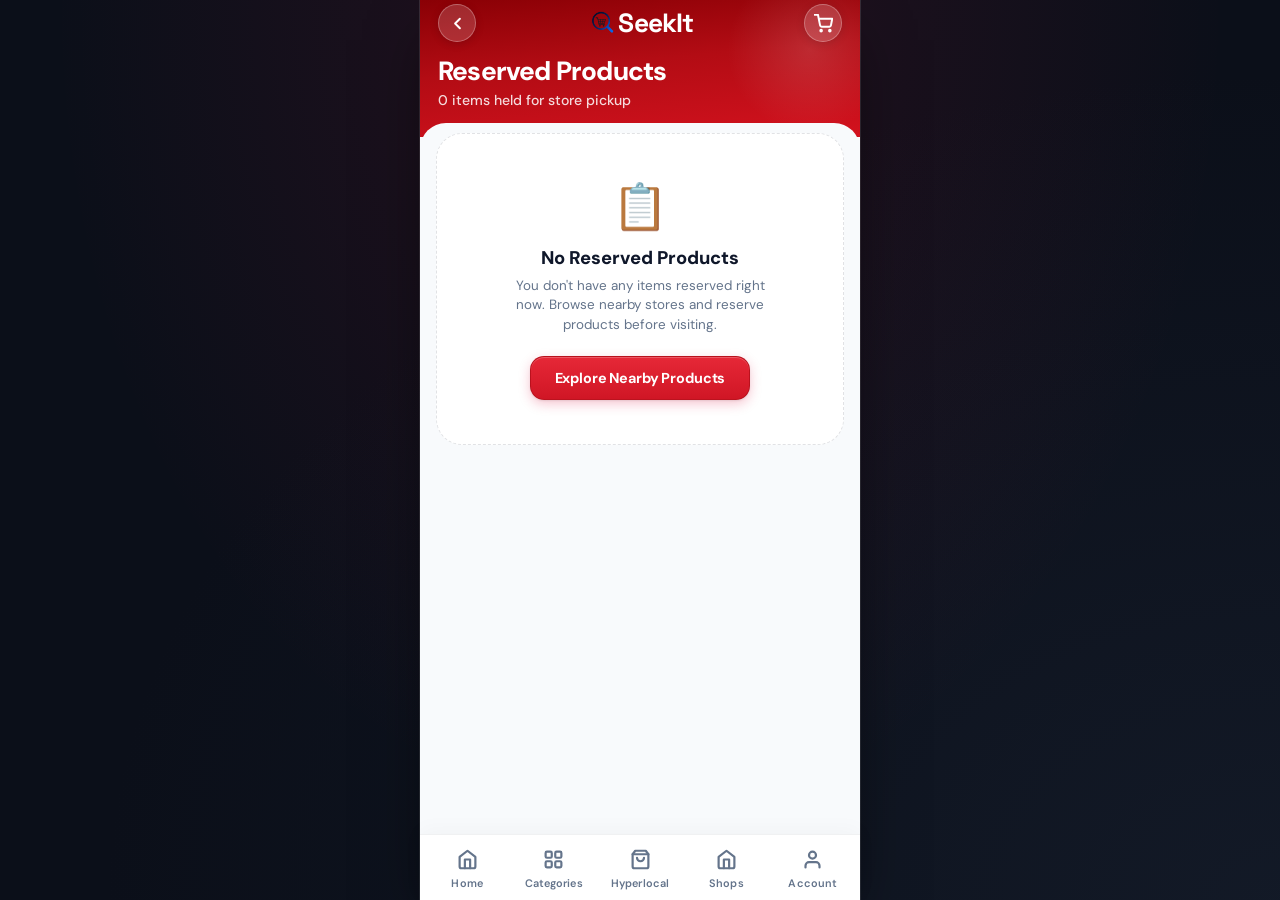
<file: reservedproducts.html>
<!DOCTYPE html>
<html lang="en">

<head>
  <meta charset="UTF-8" />
  <meta name="viewport" content="width=device-width, initial-scale=1.0, maximum-scale=1.0, user-scalable=no" />
  <meta name="description" content="SeekIt — Reserved Products. View your active store reservations and pickup OTPs at nearby local shops." />
  <title>Reserved Products — SeekIt</title>
  <link rel="preconnect" href="https://fonts.googleapis.com" />
  <link rel="preconnect" href="https://fonts.gstatic.com" crossorigin />
  <link href="https://fonts.googleapis.com/css2?family=DM+Sans:wght@400;500;600;700;800&family=Space+Grotesk:wght@500;600;700;800&display=swap" rel="stylesheet" />
  <link rel="stylesheet" href="style.css" />
  <link rel="icon" type="image/webp" href="logo.webp" />
</head>

<body>
  <div id="app">
    <!-- App Header Gradient -->
    <header class="app-header-gradient">
      <!-- Top Navigation Row -->
      <div class="header-top-brand-row" style="margin-bottom: 8px;">
        <!-- Left: Back Button -->
        <a href="index.html" class="header-icon-btn" aria-label="Back to Home" title="Back to Home">
          <svg viewBox="0 0 24 24" fill="none" stroke="currentColor" stroke-width="2.5" stroke-linecap="round" stroke-linejoin="round">
            <polyline points="15 18 9 12 15 6"></polyline>
          </svg>
        </a>

        <!-- Center: Logo & Brand -->
        <a href="index.html" class="header-brand-title" style="text-decoration: none; display: inline-flex; align-items: center; justify-content: center; gap: 0;">
          <img src="logo.png" alt="SeekIt Logo" style="height: 32px; width: auto; object-fit: contain; margin: 0; padding: 0;" />
          <span>SeekIt</span>
        </a>

        <!-- Right: Cart Button -->
        <a href="cart.html" class="header-icon-btn" id="btn-top-cart" aria-label="Cart" title="Your Cart">
          <svg viewBox="0 0 24 24" fill="none" stroke="currentColor" stroke-width="2.5" stroke-linecap="round" stroke-linejoin="round">
            <circle cx="9" cy="21" r="1"></circle>
            <circle cx="20" cy="21" r="1"></circle>
            <path d="M1 1h4l2.68 13.39a2 2 0 0 0 2 1.61h9.72a2 2 0 0 0 2-1.61L23 6H6"></path>
          </svg>
          <span class="header-cart-badge" id="top-cart-badge" style="display: none;">0</span>
        </a>
      </div>

      <!-- Title & Subtitle -->
      <div class="app-header-title-wrap">
        <h1 class="app-header-title">Reserved Products</h1>
        <p class="app-header-subtitle" id="reserved-count-label">0 items held for store pickup</p>
      </div>
    </header>

    <!-- Curved Main Content Sheet -->
    <main class="curved-sheet-content">
      <!-- Active Reservations Container -->
      <div id="reserved-products-page-list">
        <!-- Rendered dynamically by app.js -->
      </div>
    </main>

    <!-- Bottom Navigation (5 Tabs) -->
    <nav class="bottom-nav">
      <a class="nav-item" href="index.html" id="nav-home">
        <div class="nav-icon-container">
          <svg class="nav-icon" viewBox="0 0 24 24" fill="none" stroke="currentColor" stroke-width="2.5" stroke-linecap="round" stroke-linejoin="round">
            <path d="M3 9l9-7 9 7v11a2 2 0 0 1-2 2H5a2 2 0 0 1-2-2z" />
            <polyline points="9 22 9 12 15 12 15 22" />
          </svg>
        </div>
        <span class="nav-label">Home</span>
      </a>

      <a class="nav-item" href="categories.html" id="nav-categories">
        <div class="nav-icon-container">
          <svg class="nav-icon" viewBox="0 0 24 24" fill="none" stroke="currentColor" stroke-width="2.5" stroke-linecap="round" stroke-linejoin="round">
            <rect x="3" y="3" width="7" height="7" rx="1.5" />
            <rect x="14" y="3" width="7" height="7" rx="1.5" />
            <rect x="3" y="14" width="7" height="7" rx="1.5" />
            <rect x="14" y="14" width="7" height="7" rx="1.5" />
          </svg>
        </div>
        <span class="nav-label">Categories</span>
      </a>

      <a class="nav-item" href="hyperlocal.html" id="nav-hyperlocal">
        <div class="nav-icon-container">
          <svg class="nav-icon" viewBox="0 0 24 24" fill="none" stroke="currentColor" stroke-width="2.5" stroke-linecap="round" stroke-linejoin="round">
            <path d="M6 2L3 6v14a2 2 0 0 0 2 2h14a2 2 0 0 0 2-2V6l-3-4z" />
            <line x1="3" y1="6" x2="21" y2="6" />
            <path d="M16 10a4 4 0 0 1-8 0" />
          </svg>
        </div>
        <span class="nav-label">Hyperlocal</span>
      </a>

      <a class="nav-item" href="shops.html" id="nav-shops">
        <div class="nav-icon-container">
          <svg class="nav-icon" viewBox="0 0 24 24" fill="none" stroke="currentColor" stroke-width="2.5" stroke-linecap="round" stroke-linejoin="round">
            <path d="M3 9l9-7 9 7v11a2 2 0 0 1-2 2H5a2 2 0 0 1-2-2z" />
            <path d="M9 22V12h6v10" />
          </svg>
        </div>
        <span class="nav-label">Shops</span>
      </a>

      <a class="nav-item" href="account.html" id="nav-account">
        <div class="nav-icon-container">
          <svg class="nav-icon" viewBox="0 0 24 24" fill="none" stroke="currentColor" stroke-width="2.5" stroke-linecap="round" stroke-linejoin="round">
            <path d="M20 21v-2a4 4 0 0 0-4-4H8a4 4 0 0 0-4 4v2" />
            <circle cx="12" cy="7" r="4" />
          </svg>
        </div>
        <span class="nav-label">Account</span>
      </a>
    </nav>
  </div>

  <script src="app.js"></script>
</body>

</html>
</file>
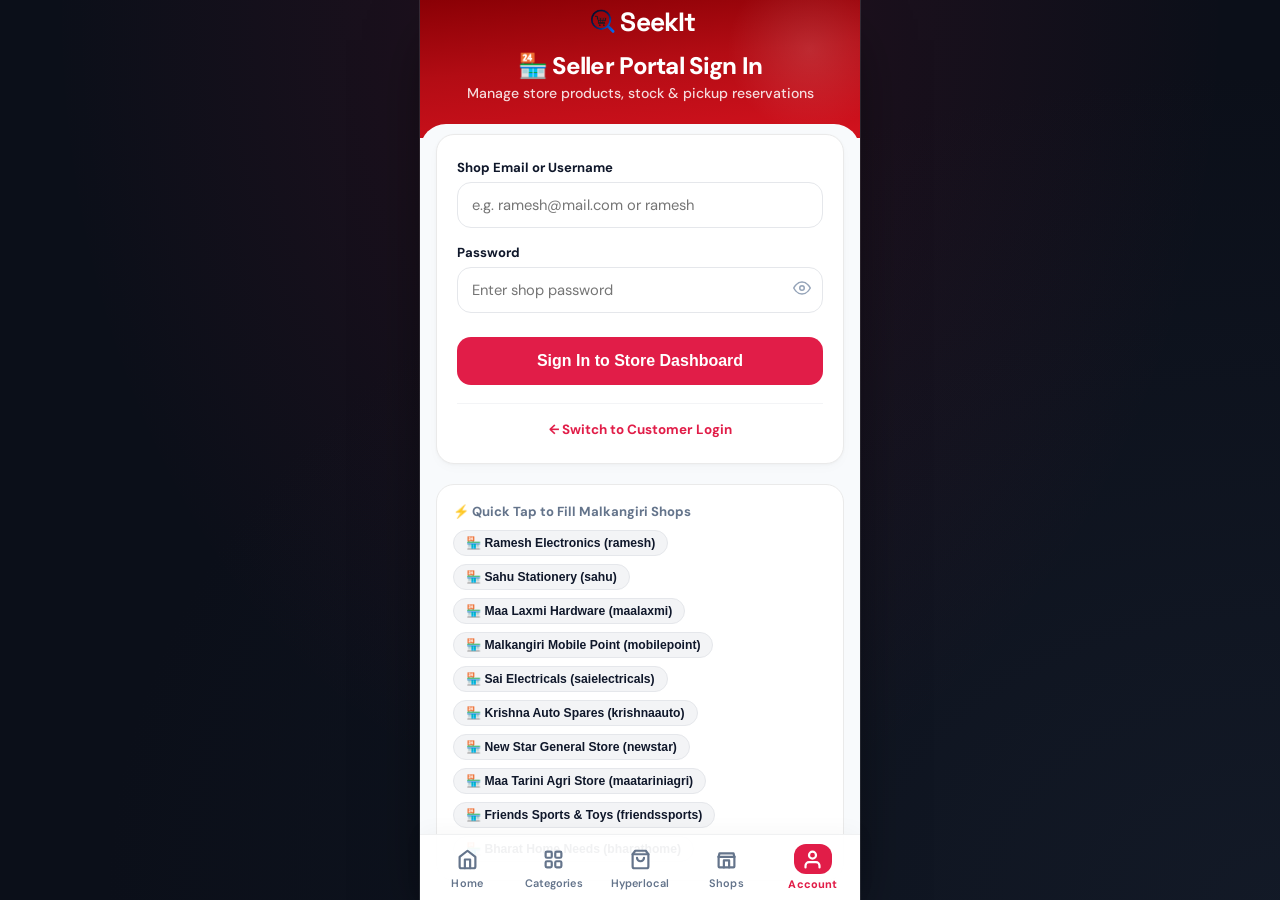
<file: seller-login.html>
<!DOCTYPE html>
<html lang="en">

<head>
  <meta charset="UTF-8" />
  <meta name="viewport" content="width=device-width, initial-scale=1.0, maximum-scale=1.0, user-scalable=no" />
  <meta name="description" content="SeekIt — Seller & Shopkeeper Sign In." />
  <title>Seller Sign In — SeekIt</title>
  <link rel="preconnect" href="https://fonts.googleapis.com" />
  <link rel="preconnect" href="https://fonts.gstatic.com" crossorigin />
  <link
    href="https://fonts.googleapis.com/css2?family=DM+Sans:wght@400;500;600;700;800&family=Space+Grotesk:wght@500;600;700;800&display=swap"
    rel="stylesheet" />
  <link rel="stylesheet" href="style.css" />
  <link rel="icon" type="image/webp" href="logo.webp" />
</head>

<body>
  <div id="app">
    <!-- App Header Gradient -->
    <header class="app-header-gradient" style="padding-bottom: 36px;">
      <!-- Centered Logo & Brand -->
      <div class="header-top-brand-row" style="justify-content: center;">
        <a href="index.html" class="header-brand-title"
          style="text-decoration: none; display: inline-flex; align-items: center; justify-content: center; gap: 0;">
          <img src="logo.png" alt="SeekIt Logo"
            style="height: 36px; width: auto; object-fit: contain; margin: 0; padding: 0;" />
          <span>SeekIt</span>
        </a>
      </div>

      <div class="app-header-title-wrap" style="text-align: center; margin-top: 6px; margin-bottom: 0;">
        <h1 class="app-header-title" style="font-size: 1.5rem;">🏪 Seller Portal Sign In</h1>
        <p class="app-header-subtitle">Manage store products, stock & pickup reservations</p>
      </div>
    </header>

    <!-- Curved Main Content Sheet -->
    <main class="curved-sheet-content">
      <div class="login-card fade-in">
        <div id="seller-login-alert" class="login-alert"></div>

        <form id="seller-login-form">
          <div class="form-group">
            <label class="form-label" for="seller-login-email">Shop Email or Username</label>
            <div class="input-wrapper">
              <input type="text" id="seller-login-email" class="input-field"
                placeholder="e.g. ramesh@mail.com or ramesh" required autocomplete="username" />
            </div>
          </div>

          <div class="form-group">
            <label class="form-label" for="seller-login-password">Password</label>
            <div class="input-wrapper">
              <input type="password" id="seller-login-password" class="input-field" placeholder="Enter shop password"
                required autocomplete="current-password" />
              <button type="button" id="toggle-seller-password-btn" class="input-toggle-btn"
                aria-label="Toggle password visibility">
                <svg id="seller-eye-icon" viewBox="0 0 24 24" fill="none" stroke="currentColor" stroke-width="2"
                  stroke-linecap="round" stroke-linejoin="round">
                  <path d="M1 12s4-8 11-8 11 8 11 8-4 8-11 8-11-8-11-8z" />
                  <circle cx="12" cy="12" r="3" />
                </svg>
              </button>
            </div>
          </div>

          <button type="submit" class="btn-submit" id="btn-seller-login-submit" style="margin-top: 8px;">Sign In to
            Store Dashboard</button>
        </form>

        <div style="text-align: center; margin-top: 18px; padding-top: 14px; border-top: 1px solid #F3F4F6;">
          <a href="login.html"
            style="font-size: 0.84rem; font-weight: 700; color: var(--crimson); text-decoration: none; display: inline-flex; align-items: center; gap: 4px;">
            ← Switch to Customer Login
          </a>
        </div>
      </div>

      <!-- Quick Demo Sellers for Testing -->
      <div class="demo-accounts-section">
        <p class="demo-title">⚡ Quick Tap to Fill <span id="seller-demo-city">Malkangiri</span> Shops</p>
        <div class="demo-chips" id="demo-sellers-container">
          <!-- Populated dynamically from SELLERS_DB in app.js -->
        </div>
      </div>
    </main>

    <!-- Bottom Navigation (5 Tabs) -->
    <nav class="bottom-nav">
      <a class="nav-item" href="index.html" id="nav-home">
        <div class="nav-icon-container">
          <svg class="nav-icon" viewBox="0 0 24 24" fill="none" stroke="currentColor" stroke-width="2.5"
            stroke-linecap="round" stroke-linejoin="round">
            <path d="M3 9l9-7 9 7v11a2 2 0 0 1-2 2H5a2 2 0 0 1-2-2z" />
            <polyline points="9 22 9 12 15 12 15 22" />
          </svg>
        </div>
        <span class="nav-label">Home</span>
      </a>

      <a class="nav-item" href="categories.html" id="nav-categories">
        <div class="nav-icon-container">
          <svg class="nav-icon" viewBox="0 0 24 24" fill="none" stroke="currentColor" stroke-width="2.5"
            stroke-linecap="round" stroke-linejoin="round">
            <rect x="3" y="3" width="7" height="7" rx="1.5" />
            <rect x="14" y="3" width="7" height="7" rx="1.5" />
            <rect x="3" y="14" width="7" height="7" rx="1.5" />
            <rect x="14" y="14" width="7" height="7" rx="1.5" />
          </svg>
        </div>
        <span class="nav-label">Categories</span>
      </a>

      <a class="nav-item" href="hyperlocal.html" id="nav-hyperlocal">
        <div class="nav-icon-container">
          <svg class="nav-icon" viewBox="0 0 24 24" fill="none" stroke="currentColor" stroke-width="2.5" stroke-linecap="round" stroke-linejoin="round">
            <path d="M6 2L3 6v14a2 2 0 0 0 2 2h14a2 2 0 0 0 2-2V6l-3-4z" />
            <line x1="3" y1="6" x2="21" y2="6" />
            <path d="M16 10a4 4 0 0 1-8 0" />
          </svg>
        </div>
        <span class="nav-label">Hyperlocal</span>
      </a>

      <a class="nav-item" href="shops.html" id="nav-shops">
        <div class="nav-icon-container">
          <svg class="nav-icon" viewBox="0 0 24 24" fill="none" stroke="currentColor" stroke-width="2.5"
            stroke-linecap="round" stroke-linejoin="round">
            <path d="M3 9l1-4h16l1 4" />
            <path d="M3 9v11a1 1 0 0 0 1 1h16a1 1 0 0 0 1-1V9" />
            <path d="M9 21V13h6v8" />
            <path d="M3 9h18" />
          </svg>
        </div>
        <span class="nav-label">Shops</span>
      </a>

      <a class="nav-item active" href="account.html" id="nav-profile">
        <div class="nav-icon-container">
          <svg class="nav-icon" viewBox="0 0 24 24" fill="none" stroke="currentColor" stroke-width="2.5"
            stroke-linecap="round" stroke-linejoin="round">
            <path d="M20 21v-2a4 4 0 0 0-4-4H8a4 4 0 0 0-4 4v2" />
            <circle cx="12" cy="7" r="4" />
          </svg>
        </div>
        <span class="nav-label">Account</span>
      </a>
    </nav>
  </div>

  <div id="toast-container"></div>
  <script src="app.js"></script>
</body>

</html>
</file>
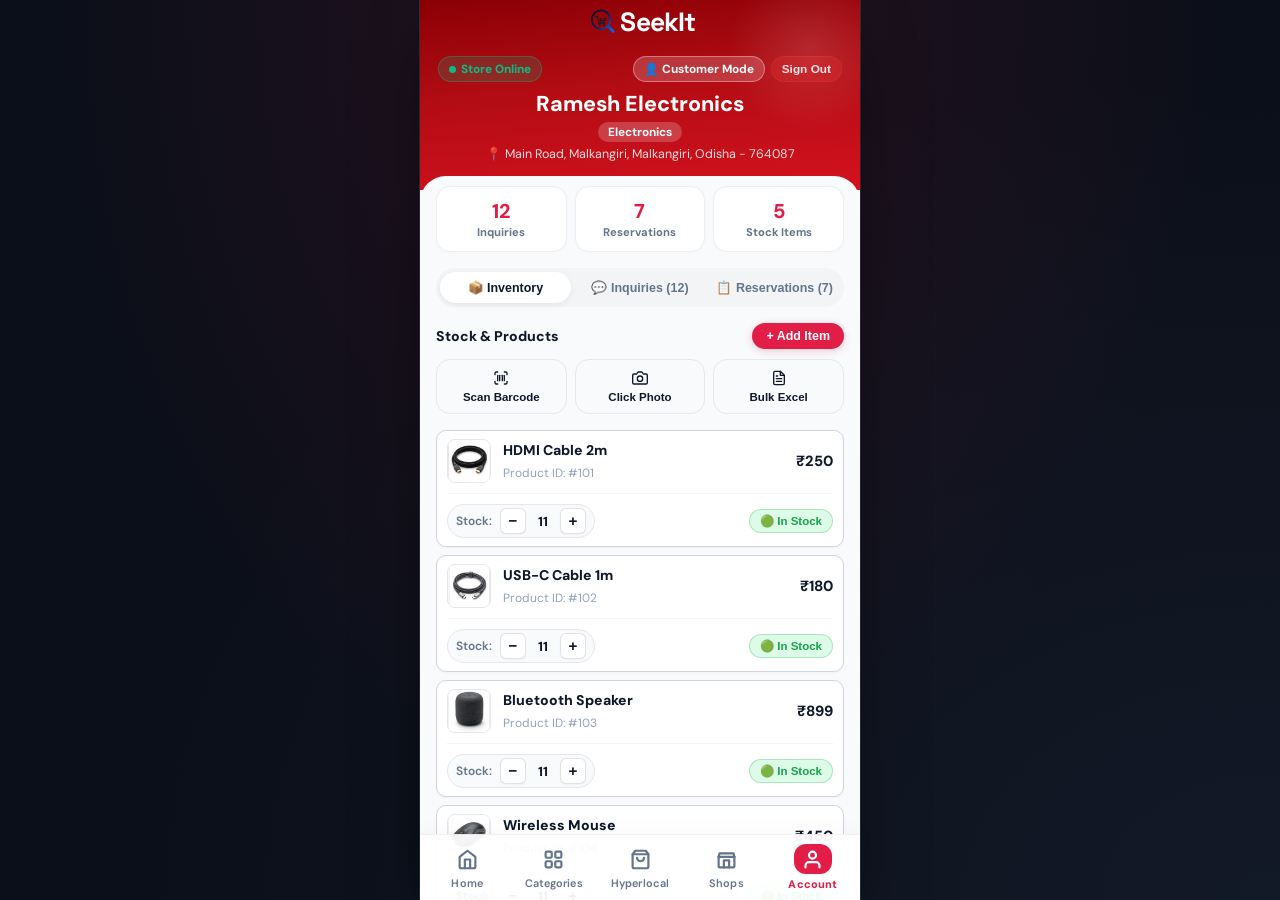
<file: seller.html>
<!DOCTYPE html>
<html lang="en">

<head>
  <meta charset="UTF-8" />
  <meta name="viewport" content="width=device-width, initial-scale=1.0, maximum-scale=1.0, user-scalable=no" />
  <meta name="description" content="SeekIt — Seller & Shopkeeper Dashboard. Manage your local shop inventory, stock and customer reservations." />
  <title>Seller Dashboard — SeekIt</title>
  <link rel="preconnect" href="https://fonts.googleapis.com" />
  <link rel="preconnect" href="https://fonts.gstatic.com" crossorigin />
  <link href="https://fonts.googleapis.com/css2?family=DM+Sans:wght@400;500;600;700;800&family=Space+Grotesk:wght@500;600;700;800&display=swap" rel="stylesheet" />
  <link rel="stylesheet" href="style.css" />
  <link rel="icon" type="image/webp" href="logo.webp" />
</head>

<body>
  <div id="app">
    <!-- App Header Gradient -->
    <header class="app-header-gradient" style="padding-bottom: 28px;">
      <!-- Centered Logo & Brand -->
      <div class="header-top-brand-row" style="justify-content: center;">
        <a href="index.html" class="header-brand-title" style="text-decoration: none; display: inline-flex; align-items: center; justify-content: center; gap: 0;">
          <img src="logo.png" alt="SeekIt Logo" style="height: 36px; width: auto; object-fit: contain; margin: 0; padding: 0;" />
          <span>SeekIt</span>
        </a>
      </div>

      <!-- Seller Profile Header Banner -->
      <div style="margin-top: 10px; text-align: center;">
        <div style="display: flex; justify-content: space-between; align-items: center; margin-bottom: 8px;">
          <span style="font-size: 0.74rem; font-weight: 800; color: #10B981; background: rgba(16, 185, 129, 0.18); border: 1px solid rgba(16, 185, 129, 0.35); padding: 4px 10px; border-radius: var(--r-pill); display: inline-flex; align-items: center; gap: 5px;">
            <span style="width: 7px; height: 7px; background: #10B981; border-radius: 50%; display: inline-block;"></span>
            Store Online
          </span>
          <div style="display: flex; gap: 6px;">
            <a href="account.html" style="font-size: 0.74rem; font-weight: 700; color: #FFFFFF; background: rgba(255, 255, 255, 0.18); border: 1px solid rgba(255, 255, 255, 0.35); padding: 4px 10px; border-radius: var(--r-pill); text-decoration: none;">👤 Customer Mode</a>
            <button id="btn-seller-logout" style="font-size: 0.74rem; font-weight: 700; color: #FEE2E2; background: rgba(220, 38, 38, 0.3); border: 1px solid rgba(220, 38, 38, 0.4); padding: 4px 10px; border-radius: var(--r-pill); cursor: pointer;">Sign Out</button>
          </div>
        </div>

        <h2 id="seller-shop-name" style="font-size: 1.35rem; font-weight: 800; color: #FFFFFF; margin: 4px 0 2px;">Ramesh Electronics</h2>
        <span class="seller-category-tag" id="seller-category-tag" style="background: rgba(255, 255, 255, 0.2); color: #FFFFFF; font-size: 0.74rem; font-weight: 700; padding: 2px 10px; border-radius: var(--r-pill); display: inline-block;">Electronics</span>
        <p class="seller-address-text" id="seller-address-text" style="font-size: 0.78rem; color: rgba(255, 255, 255, 0.85); margin-top: 4px;">
          📍 Main Road, Malkangiri, Odisha - 764045
        </p>
      </div>
    </header>

    <!-- Curved Main Content Sheet -->
    <main class="curved-sheet-content">
      <!-- Key Metrics Stats Grid -->
      <section class="seller-stats-grid">
        <div class="seller-stat-card">
          <div class="seller-stat-num" id="stat-requests">12</div>
          <div class="seller-stat-label">Inquiries</div>
        </div>
        <div class="seller-stat-card">
          <div class="seller-stat-num" id="stat-reservations">7</div>
          <div class="seller-stat-label">Reservations</div>
        </div>
        <div class="seller-stat-card">
          <div class="seller-stat-num" id="stat-products">5</div>
          <div class="seller-stat-label">Stock Items</div>
        </div>
      </section>

      <!-- Segmented Tabs -->
      <div class="seller-tabs">
        <button class="seller-tab-btn active" data-tab="inventory">📦 Inventory</button>
        <button class="seller-tab-btn" data-tab="requests">💬 Inquiries (12)</button>
        <button class="seller-tab-btn" data-tab="reservations">📋 Reservations (7)</button>
      </div>

      <!-- Tab 1: Inventory Management -->
      <section class="seller-tab-content active" id="tab-inventory">
        <div class="add-product-bar" style="gap: 10px; flex-direction: column; align-items: stretch; margin-bottom: 16px;">
          <div style="display: flex; justify-content: space-between; align-items: center;">
            <span style="font-size: 0.88rem; font-weight: 800; color: var(--ink);">Stock & Products</span>
            <button class="btn-add-prod" id="btn-add-product">+ Add Item</button>
          </div>

          <div class="quick-tools-grid">
            <button class="btn-quick-tool" id="btn-scan-barcode">
              <svg viewBox="0 0 24 24" fill="none" stroke="currentColor" stroke-width="2" stroke-linecap="round" stroke-linejoin="round" style="width:16px;height:16px;"><path d="M3 7V5a2 2 0 0 1 2-2h2"/><path d="M17 3h2a2 2 0 0 1 2 2v2"/><path d="M21 17v2a2 2 0 0 1-2 2h-2"/><path d="M7 21H5a2 2 0 0 1-2-2v-2"/><line x1="7" y1="8" x2="7" y2="16"/><line x1="10" y1="8" x2="10" y2="16"/><line x1="14" y1="8" x2="14" y2="16"/><line x1="17" y1="8" x2="17" y2="16"/></svg>
              <span>Scan Barcode</span>
            </button>
            <button class="btn-quick-tool" id="btn-photo-add">
              <svg viewBox="0 0 24 24" fill="none" stroke="currentColor" stroke-width="2" stroke-linecap="round" stroke-linejoin="round" style="width:16px;height:16px;"><path d="M23 19a2 2 0 0 1-2 2H3a2 2 0 0 1-2-2V8a2 2 0 0 1 2-2h4l2-3h6l2 3h4a2 2 0 0 1 2 2z"/><circle cx="12" cy="13" r="4"/></svg>
              <span>Click Photo</span>
            </button>
            <button class="btn-quick-tool" id="btn-bulk-modal-open">
              <svg viewBox="0 0 24 24" fill="none" stroke="currentColor" stroke-width="2" stroke-linecap="round" stroke-linejoin="round" style="width:16px;height:16px;"><path d="M14 2H6a2 2 0 0 0-2 2v16a2 2 0 0 0 2 2h12a2 2 0 0 0 2-2V8z"/><polyline points="14 2 14 8 20 8"/><line x1="16" y1="13" x2="8" y2="13"/><line x1="16" y1="17" x2="8" y2="17"/><polyline points="10 9 9 9 8 9"/></svg>
              <span>Bulk Excel</span>
            </button>
          </div>
        </div>

        <div id="seller-products-list">
          <!-- Populated dynamically from seller database -->
        </div>
      </section>

      <!-- Tab 2: Customer Requests -->
      <section class="seller-tab-content" id="tab-requests">
        <div class="reservation-card" style="margin-bottom: 12px;">
          <div class="reservation-header">
            <span style="font-size: 0.75rem; font-weight: 700; color: var(--crimson);">💬 Buyer Inquiry</span>
            <span class="status-pill confirmed">10 mins ago</span>
          </div>
          <h4 class="reservation-prod-name">"Do you have Type-C to Lightning 20W Cable in stock?"</h4>
          <p style="font-size: 0.8rem; color: var(--ink-soft); margin: 6px 0 10px;">Customer located 0.6 km away (Daily Market)</p>
          <div style="display: flex; gap: 8px;">
            <button class="btn-primary btn-sm" style="flex: 1; padding: 8px 12px; font-size: 0.8rem;">✓ Yes, Available (₹199)</button>
            <button class="btn-outline btn-sm" style="width: auto; padding: 8px 12px; font-size: 0.8rem;">Out of Stock</button>
          </div>
        </div>

        <div class="reservation-card">
          <div class="reservation-header">
            <span style="font-size: 0.75rem; font-weight: 700; color: var(--crimson);">💬 Buyer Inquiry</span>
            <span class="status-pill confirmed">35 mins ago</span>
          </div>
          <h4 class="reservation-prod-name">"Looking for 64GB High Speed MicroSD Card"</h4>
          <p style="font-size: 0.8rem; color: var(--ink-soft); margin: 6px 0 10px;">Customer located 1.1 km away (College Road)</p>
          <div style="display: flex; gap: 8px;">
            <button class="btn-primary btn-sm" style="flex: 1; padding: 8px 12px; font-size: 0.8rem;">✓ Yes, Available (₹450)</button>
            <button class="btn-outline btn-sm" style="width: auto; padding: 8px 12px; font-size: 0.8rem;">Out of Stock</button>
          </div>
        </div>
      </section>

      <!-- Tab 3: Customer Reservations -->
      <section class="seller-tab-content" id="tab-reservations">
        <div class="reservation-card" style="margin-bottom: 12px;">
          <div class="reservation-header">
            <span class="shop-badge">Customer: Aarav Sharma</span>
            <span class="status-pill ready">Awaiting Pickup</span>
          </div>
          <h4 class="reservation-prod-name">Samsung 25W Fast Charger (₹799)</h4>
          <div class="reservation-meta" style="margin: 6px 0 10px;">
            <span>Qty: 1</span>
            <span>OTP: <strong style="color: var(--crimson); font-size: 0.95rem;">#SK-8291</strong></span>
          </div>
          <button class="btn-primary btn-sm" style="width: 100%; padding: 10px; font-size: 0.82rem;">✓ Confirm Handover</button>
        </div>

        <div class="reservation-card">
          <div class="reservation-header">
            <span class="shop-badge">Customer: Sneha Patel</span>
            <span class="status-pill ready">Awaiting Pickup</span>
          </div>
          <h4 class="reservation-prod-name">Wireless Mouse (₹450)</h4>
          <div class="reservation-meta" style="margin: 6px 0 10px;">
            <span>Qty: 1</span>
            <span>OTP: <strong style="color: var(--crimson); font-size: 0.95rem;">#SK-3104</strong></span>
          </div>
          <button class="btn-primary btn-sm" style="width: 100%; padding: 10px; font-size: 0.82rem;">✓ Confirm Handover</button>
        </div>
      </section>
    </main>

    <!-- Bottom Navigation (5 Tabs - Account Active) -->
    <nav class="bottom-nav">
      <a class="nav-item" href="index.html" id="nav-home">
        <div class="nav-icon-container">
          <svg class="nav-icon" viewBox="0 0 24 24" fill="none" stroke="currentColor" stroke-width="2.5" stroke-linecap="round" stroke-linejoin="round">
            <path d="M3 9l9-7 9 7v11a2 2 0 0 1-2 2H5a2 2 0 0 1-2-2z" />
            <polyline points="9 22 9 12 15 12 15 22" />
          </svg>
        </div>
        <span class="nav-label">Home</span>
      </a>

      <a class="nav-item" href="categories.html" id="nav-categories">
        <div class="nav-icon-container">
          <svg class="nav-icon" viewBox="0 0 24 24" fill="none" stroke="currentColor" stroke-width="2.5" stroke-linecap="round" stroke-linejoin="round">
            <rect x="3" y="3" width="7" height="7" rx="1.5" />
            <rect x="14" y="3" width="7" height="7" rx="1.5" />
            <rect x="3" y="14" width="7" height="7" rx="1.5" />
            <rect x="14" y="14" width="7" height="7" rx="1.5" />
          </svg>
        </div>
        <span class="nav-label">Categories</span>
      </a>

      <a class="nav-item" href="hyperlocal.html" id="nav-hyperlocal">
        <div class="nav-icon-container">
          <svg class="nav-icon" viewBox="0 0 24 24" fill="none" stroke="currentColor" stroke-width="2.5" stroke-linecap="round" stroke-linejoin="round">
            <path d="M6 2L3 6v14a2 2 0 0 0 2 2h14a2 2 0 0 0 2-2V6l-3-4z" />
            <line x1="3" y1="6" x2="21" y2="6" />
            <path d="M16 10a4 4 0 0 1-8 0" />
          </svg>
        </div>
        <span class="nav-label">Hyperlocal</span>
      </a>

      <a class="nav-item" href="shops.html" id="nav-shops">
        <div class="nav-icon-container">
          <svg class="nav-icon" viewBox="0 0 24 24" fill="none" stroke="currentColor" stroke-width="2.5" stroke-linecap="round" stroke-linejoin="round">
            <path d="M3 9l1-4h16l1 4" />
            <path d="M3 9v11a1 1 0 0 0 1 1h16a1 1 0 0 0 1-1V9" />
            <path d="M9 21V13h6v8" />
            <path d="M3 9h18" />
          </svg>
        </div>
        <span class="nav-label">Shops</span>
      </a>

      <a class="nav-item active" href="account.html" id="nav-profile">
        <div class="nav-icon-container">
          <svg class="nav-icon" viewBox="0 0 24 24" fill="none" stroke="currentColor" stroke-width="2.5" stroke-linecap="round" stroke-linejoin="round">
            <path d="M20 21v-2a4 4 0 0 0-4-4H8a4 4 0 0 0-4 4v2" />
            <circle cx="12" cy="7" r="4" />
          </svg>
        </div>
        <span class="nav-label">Account</span>
      </a>
    </nav>

    <!-- Bulk Excel Upload Modal -->
    <div class="modal-overlay" id="bulk-upload-modal">
      <div class="modal-sheet" style="max-height: 85vh; overflow-y: auto;">
        <div class="modal-handle"></div>
        <div style="display: flex; justify-content: space-between; align-items: center; margin-bottom: 16px;">
          <h3 class="modal-title" style="margin-bottom: 0;">Bulk Excel Import</h3>
          <button id="close-bulk-modal-btn" style="background: none; border: none; font-size: 1.2rem; cursor: pointer; color: var(--ink-soft); padding: 4px;">✕</button>
        </div>

        <!-- Step 1: Download Template -->
        <div class="bulk-step-card">
          <div class="step-badge">Step 1</div>
          <div style="flex: 1;">
            <h4 style="font-size: 0.88rem; font-weight: 700; color: var(--ink);">Excel / CSV Template</h4>
            <p style="font-size: 0.78rem; color: var(--ink-soft); margin-top: 2px;">Download sample format to easily fill in your store products.</p>
          </div>
          <button id="btn-download-template" class="btn-download-tpl">
            <svg viewBox="0 0 24 24" fill="none" stroke="currentColor" stroke-width="2" stroke-linecap="round" stroke-linejoin="round" style="width:16px;height:16px;"><path d="M21 15v4a2 2 0 0 1-2 2H5a2 2 0 0 1-2-2v-4"/><polyline points="7 10 12 15 17 10"/><line x1="12" y1="15" x2="12" y2="3"/></svg>
            Download
          </button>
        </div>

        <!-- Step 2: Upload File -->
        <div class="bulk-step-card" style="margin-top: 12px; flex-direction: column; align-items: stretch;">
          <div style="display: flex; align-items: center; gap: 8px; margin-bottom: 8px;">
            <div class="step-badge">Step 2</div>
            <h4 style="font-size: 0.88rem; font-weight: 700; color: var(--ink);">Upload Filled File</h4>
          </div>
          <label class="drop-zone" for="bulk-file-input">
            <span style="font-size: 2rem; margin-bottom: 4px;">📊</span>
            <span style="font-size: 0.84rem; font-weight: 700; color: var(--ink);" id="drop-zone-text">Tap to choose .csv or Excel file</span>
            <span style="font-size: 0.72rem; color: var(--ink-mute);">Compatible with Excel (.csv, .xlsx)</span>
            <input type="file" id="bulk-file-input" accept=".csv, .txt, .xlsx, .xls" style="display: none;" />
          </label>
        </div>

        <!-- Preview Area -->
        <div id="bulk-preview-area" style="display: none; margin-top: 16px;">
          <div style="display: flex; justify-content: space-between; align-items: center; margin-bottom: 8px;">
            <span style="font-size: 0.82rem; font-weight: 700; color: var(--ink);" id="preview-count">0 Products Detected</span>
            <span style="font-size: 0.72rem; color: #10B981; font-weight: 700;">✓ Ready to Import</span>
          </div>
          <div id="preview-items-list" class="preview-table-wrap"></div>
          <button id="btn-confirm-import" class="btn-submit" style="margin-top: 14px; background: var(--crimson);">Import All to Inventory</button>
        </div>

        <p id="bulk-status-msg" style="font-size: 0.8rem; text-align: center; margin-top: 12px; font-weight: 600;"></p>
      </div>
    </div>

    <!-- Sample Scanner & Camera Photo Modal -->
    <div class="modal-overlay" id="sample-scanner-modal">
      <div class="modal-sheet">
        <div class="modal-handle"></div>
        <div style="display: flex; justify-content: space-between; align-items: center; margin-bottom: 8px;">
          <h3 class="modal-title" id="scanner-modal-title" style="margin-bottom: 0;">Scan Barcode</h3>
          <button id="close-scanner-modal-btn" style="background: none; border: none; font-size: 1.2rem; cursor: pointer; color: var(--ink-soft); padding: 4px;">✕</button>
        </div>
        <p style="font-size: 0.78rem; color: var(--ink-soft); margin-bottom: 12px;" id="scanner-modal-desc">
          Point camera at the barcode/product box to auto-fetch details.
        </p>

        <!-- Simulated Viewfinder -->
        <div class="scanner-viewfinder">
          <div class="scanner-laser"></div>
          <span style="font-size: 2.5rem; margin-bottom: 8px;" id="scanner-view-icon">🏷️</span>
          <span style="font-size: 0.78rem; color: rgba(255, 255, 255, 0.8); font-weight: 600;" id="scanner-view-text">Align barcode within frame</span>
        </div>

        <div style="background: #F9FAFB; border: 1px solid #E5E7EB; border-radius: var(--r-md); padding: 12px; margin-bottom: 14px;">
          <span style="font-size: 0.72rem; font-weight: 800; color: var(--crimson); text-transform: uppercase;">⚡ Simulated Demo Action</span>
          <p style="font-size: 0.8rem; color: var(--ink); font-weight: 600; margin-top: 4px;" id="scanner-sample-prod-text">
            Sample Detected: "Type-C Fast Charging Adapter 20W" (₹399)
          </p>
        </div>

        <button id="btn-simulate-add" class="btn-submit" style="background: #111827;">
          ✓ Simulate Scan & Add to Stock
        </button>
      </div>
    </div>
  </div>

  <div id="toast-container"></div>
  <script src="app.js"></script>
</body>

</html>
</file>
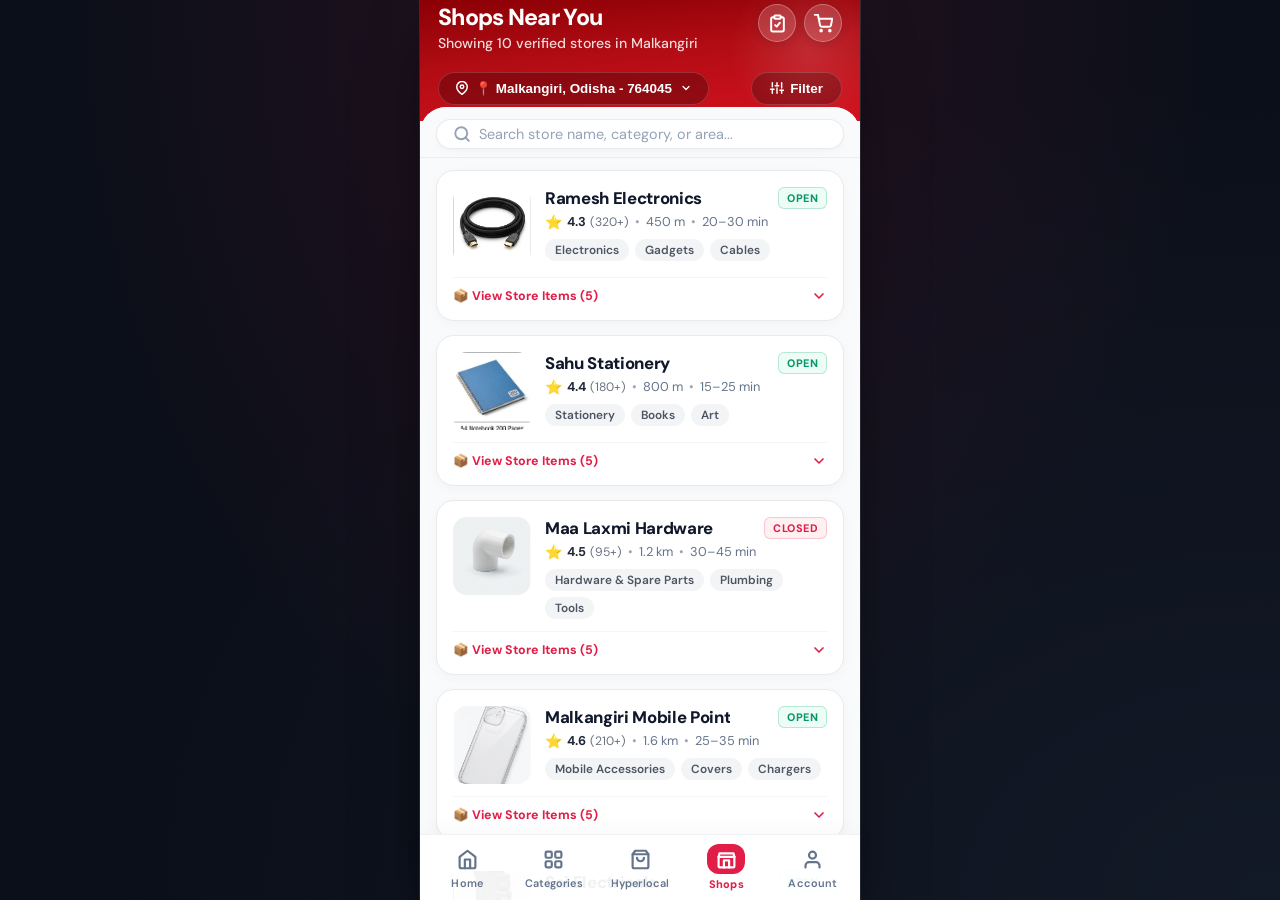
<file: shops.html>
<!DOCTYPE html>
<html lang="en">

<head>
  <meta charset="UTF-8" />
  <meta name="viewport" content="width=device-width, initial-scale=1.0, maximum-scale=1.0, user-scalable=no" />
  <meta name="description" content="SeekIt — Discover nearby local shops and what they have in stock." />
  <title>Shops Near You — SeekIt</title>
  <link rel="preconnect" href="https://fonts.googleapis.com" />
  <link rel="preconnect" href="https://fonts.gstatic.com" crossorigin />
  <link href="https://fonts.googleapis.com/css2?family=DM+Sans:wght@400;500;600;700;800&family=Space+Grotesk:wght@500;600;700;800&display=swap" rel="stylesheet" />
  <link rel="stylesheet" href="style.css" />
  <link rel="icon" type="image/webp" href="logo.webp" />
</head>

<body>
  <div id="app">
    <!-- App Header Gradient -->
    <header class="app-header-gradient">
      <!-- Title, Subtitle & Action Group -->
      <div class="header-top-brand-row" style="margin-bottom: 12px; align-items: flex-start;">
        <div>
          <h1 class="app-header-title" id="shops-page-title" style="margin: 0; font-size: 1.45rem;">Shops Near You</h1>
          <p class="app-header-subtitle" id="shops-page-subtitle" style="margin-top: 2px;">Fresh products. Local shops.</p>
        </div>

        <!-- Top Right: Reserved Products & Cart Buttons -->
        <div style="display: flex; align-items: center; gap: 8px;">
          <!-- Reserved Products Button -->
          <a href="reservedproducts.html" class="header-icon-btn" id="btn-top-reserved" aria-label="Reserved Products" title="Reserved Products">
            <svg viewBox="0 0 24 24" fill="none" stroke="currentColor" stroke-width="2.5" stroke-linecap="round" stroke-linejoin="round">
              <path d="M16 4h2a2 2 0 0 1 2 2v14a2 2 0 0 1-2 2H6a2 2 0 0 1-2-2V6a2 2 0 0 1 2-2h2"></path>
              <rect x="8" y="2" width="8" height="4" rx="1" ry="1"></rect>
              <polyline points="9 14 11 16 15 11"></polyline>
            </svg>
            <span class="header-cart-badge" id="top-reserved-badge" style="display: none;">0</span>
          </a>

          <!-- Cart Button -->
          <a href="cart.html" class="header-icon-btn" id="btn-top-cart" aria-label="Cart" title="Your Cart">
            <svg viewBox="0 0 24 24" fill="none" stroke="currentColor" stroke-width="2.5" stroke-linecap="round" stroke-linejoin="round">
              <circle cx="9" cy="21" r="1"></circle>
              <circle cx="20" cy="21" r="1"></circle>
              <path d="M1 1h4l2.68 13.39a2 2 0 0 0 2 1.61h9.72a2 2 0 0 0 2-1.61L23 6H6"></path>
            </svg>
            <span class="header-cart-badge" id="top-cart-badge" style="display: none;">0</span>
          </a>
        </div>
      </div>

      <!-- Control Pills: Location Dropdown + Filter -->
      <div class="app-header-controls">
        <button class="app-header-pill" id="btn-shops-change-loc">
          <svg viewBox="0 0 24 24" fill="none" stroke="currentColor" stroke-width="2.5" stroke-linecap="round" stroke-linejoin="round">
            <path d="M21 10c0 7-9 13-9 13s-9-6-9-13a9 9 0 0 1 18 0z" />
            <circle cx="12" cy="10" r="3" />
          </svg>
          <span id="shops-location-text">Malkangiri, Odisha</span>
          <svg viewBox="0 0 24 24" fill="none" stroke="currentColor" stroke-width="2.5" stroke-linecap="round" stroke-linejoin="round" style="width: 12px; height: 12px; margin-left: 2px;">
            <polyline points="6 9 12 15 18 9" />
          </svg>
        </button>

        <button class="app-header-pill filter-btn" id="btn-shops-filter">
          <svg viewBox="0 0 24 24" fill="none" stroke="currentColor" stroke-width="2.5" stroke-linecap="round" stroke-linejoin="round">
            <line x1="4" y1="21" x2="4" y2="14"></line>
            <line x1="4" y1="10" x2="4" y2="3"></line>
            <line x1="12" y1="21" x2="12" y2="12"></line>
            <line x1="12" y1="8" x2="12" y2="3"></line>
            <line x1="20" y1="21" x2="20" y2="16"></line>
            <line x1="20" y1="12" x2="20" y2="3"></line>
            <line x1="1" y1="14" x2="7" y2="14"></line>
            <line x1="9" y1="8" x2="15" y2="8"></line>
            <line x1="17" y1="16" x2="23" y2="16"></line>
          </svg>
          Filter
        </button>
      </div>
    </header>

    <!-- Curved Main Content Sheet -->
    <main class="curved-sheet-content">
      <!-- Fixed Sticky Header: Search inside shops -->
      <div class="sheet-sticky-header">
        <div class="search-pill-container" style="margin-bottom: 0;">
          <svg class="search-pill-left-icon" viewBox="0 0 24 24" fill="none" stroke="currentColor" stroke-width="2.5" stroke-linecap="round" stroke-linejoin="round">
            <circle cx="11" cy="11" r="8"></circle>
            <line x1="21" y1="21" x2="16.65" y2="16.65"></line>
          </svg>
          <input type="text" class="search-pill-input" id="shops-search-input" placeholder="Search store name, category, or area..." autocomplete="off" />
        </div>
      </div>

      <!-- Shops List Container -->
      <div id="shops-container" class="shops-list">
        <!-- Dynamically rendered by app.js matching the exact card UI in Screenshot 1 -->
      </div>
    </main>

    <!-- Filter Bottom Sheet Modal -->
    <div class="modal-overlay" id="filter-modal">
      <div class="modal-sheet">
        <div class="modal-handle"></div>
        <h3 class="modal-title">Filter Shops</h3>

        <div style="margin-bottom: 16px;">
          <label style="font-size: 0.84rem; font-weight: 700; color: var(--ink); display: block; margin-bottom: 8px;">Store Status</label>
          <div style="display: flex; gap: 8px;">
            <button class="chip active" id="filter-all-status">All Stores</button>
            <button class="chip" id="filter-open-only">🟢 Open Now Only</button>
          </div>
        </div>

        <div style="margin-bottom: 16px;">
          <label style="font-size: 0.84rem; font-weight: 700; color: var(--ink); display: block; margin-bottom: 8px;">Maximum Distance</label>
          <div style="display: flex; gap: 8px; flex-wrap: wrap;">
            <button class="chip active" data-dist="any">Any Distance</button>
            <button class="chip" data-dist="1">Within 1 km</button>
            <button class="chip" data-dist="2">Within 2 km</button>
          </div>
        </div>

        <div style="margin-bottom: 20px;">
          <label style="font-size: 0.84rem; font-weight: 700; color: var(--ink); display: block; margin-bottom: 8px;">Category</label>
          <select id="filter-shop-category" class="pincode-input" style="width: 100%; background: #fff;">
            <option value="all">All Categories</option>
            <option value="Grocery">Grocery & Daily Needs</option>
            <option value="Electronics">Electronics & Mobiles</option>
            <option value="Stationery">Stationery</option>
            <option value="Hardware">Hardware & Tools</option>
          </select>
        </div>

        <button class="btn-primary" id="btn-apply-filters" style="width: 100%; height: 48px;">Apply Filters</button>
      </div>
    </div>

    <!-- Location Picker Modal -->
    <div class="modal-overlay" id="location-modal">
      <div class="modal-sheet">
        <div class="modal-handle"></div>
        <h3 class="modal-title">Set your location</h3>

        <div class="modal-option">
          <label class="modal-label" for="pincode-input" style="font-size: 0.84rem; font-weight: 700; color: var(--ink); display: block; margin-bottom: 6px;">Enter Pincode</label>
          <div class="pincode-row">
            <input type="text" class="pincode-input" id="pincode-input" placeholder="e.g. 764020 or 764045" maxlength="6" inputmode="numeric" />
            <button class="btn-primary" id="pincode-submit">Go</button>
          </div>
        </div>

        <div class="modal-divider">
          <span>or</span>
        </div>

        <button class="btn-outline" id="fetch-location-btn">
          <svg viewBox="0 0 24 24" fill="none" stroke="currentColor" stroke-width="2" stroke-linecap="round" stroke-linejoin="round" style="width: 18px; height: 18px;">
            <circle cx="12" cy="12" r="10" />
            <circle cx="12" cy="12" r="3" />
            <line x1="12" y1="2" x2="12" y2="6" />
            <line x1="12" y1="18" x2="12" y2="22" />
            <line x1="2" y1="12" x2="6" y2="12" />
            <line x1="18" y1="12" x2="22" y2="12" />
          </svg>
          Fetch Current Location
        </button>

        <p class="location-status" id="location-status" style="font-size: 0.8rem; text-align: center; margin-top: 10px;"></p>
      </div>
    </div>

    <!-- Bottom Navigation (5 Tabs - Shops Active) -->
    <nav class="bottom-nav">
      <a class="nav-item" href="index.html" id="nav-home">
        <div class="nav-icon-container">
          <svg class="nav-icon" viewBox="0 0 24 24" fill="none" stroke="currentColor" stroke-width="2.5" stroke-linecap="round" stroke-linejoin="round">
            <path d="M3 9l9-7 9 7v11a2 2 0 0 1-2 2H5a2 2 0 0 1-2-2z" />
            <polyline points="9 22 9 12 15 12 15 22" />
          </svg>
        </div>
        <span class="nav-label">Home</span>
      </a>

      <a class="nav-item" href="categories.html" id="nav-categories">
        <div class="nav-icon-container">
          <svg class="nav-icon" viewBox="0 0 24 24" fill="none" stroke="currentColor" stroke-width="2.5" stroke-linecap="round" stroke-linejoin="round">
            <rect x="3" y="3" width="7" height="7" rx="1.5" />
            <rect x="14" y="3" width="7" height="7" rx="1.5" />
            <rect x="3" y="14" width="7" height="7" rx="1.5" />
            <rect x="14" y="14" width="7" height="7" rx="1.5" />
          </svg>
        </div>
        <span class="nav-label">Categories</span>
      </a>

      <a class="nav-item" href="hyperlocal.html" id="nav-hyperlocal">
        <div class="nav-icon-container">
          <svg class="nav-icon" viewBox="0 0 24 24" fill="none" stroke="currentColor" stroke-width="2.5" stroke-linecap="round" stroke-linejoin="round">
            <path d="M6 2L3 6v14a2 2 0 0 0 2 2h14a2 2 0 0 0 2-2V6l-3-4z" />
            <line x1="3" y1="6" x2="21" y2="6" />
            <path d="M16 10a4 4 0 0 1-8 0" />
          </svg>
        </div>
        <span class="nav-label">Hyperlocal</span>
      </a>

      <a class="nav-item active" href="shops.html" id="nav-shops">
        <div class="nav-icon-container">
          <svg class="nav-icon" viewBox="0 0 24 24" fill="none" stroke="currentColor" stroke-width="2.5" stroke-linecap="round" stroke-linejoin="round">
            <path d="M3 9l1-4h16l1 4" />
            <path d="M3 9v11a1 1 0 0 0 1 1h16a1 1 0 0 0 1-1V9" />
            <path d="M9 21V13h6v8" />
            <path d="M3 9h18" />
          </svg>
        </div>
        <span class="nav-label">Shops</span>
      </a>

      <a class="nav-item" href="account.html" id="nav-profile">
        <div class="nav-icon-container">
          <svg class="nav-icon" viewBox="0 0 24 24" fill="none" stroke="currentColor" stroke-width="2.5" stroke-linecap="round" stroke-linejoin="round">
            <path d="M20 21v-2a4 4 0 0 0-4-4H8a4 4 0 0 0-4 4v2" />
            <circle cx="12" cy="7" r="4" />
          </svg>
        </div>
        <span class="nav-label">Account</span>
      </a>
    </nav>
  </div>

  <div id="toast-container"></div>
  <script src="app.js"></script>
</body>

</html>
</file>
<file: style.css>
/* ══════════════════════════════════════════════════
   SEEKIT — Mobile-First Design System v3
   Modern Quick-Commerce Crimson UI (Matching Figma / Mockups)
   ══════════════════════════════════════════════════ */

/* ── Reset ── */
*, *::before, *::after {
  margin: 0;
  padding: 0;
  box-sizing: border-box;
}

:root {
  /* ── Bespoke Brand Palette (Quick-Commerce Precision Ruby & Obsidian) ── */
  --crimson: #E11D48;
  --crimson-dark: #9F1239;
  --crimson-mid: #BE123C;
  --crimson-bright: #F43F5E;
  --crimson-wash: #FFF1F2;
  --crimson-subtle: rgba(225, 29, 72, 0.08);
  --crimson-glow: rgba(225, 29, 72, 0.22);
  --crimson-border: rgba(225, 29, 72, 0.18);

  /* ── Status Accents ── */
  --amber: #D97706;
  --amber-light: #F59E0B;
  --amber-wash: #FEF3C7;
  --amber-border: rgba(217, 119, 6, 0.2);

  --leaf: #059669;
  --leaf-dark: #047857;
  --leaf-wash: #ECFDF5;
  --leaf-border: rgba(5, 150, 105, 0.22);

  --rose-closed: #E11D48;
  --rose-wash: #FFF1F2;
  --rose-border: rgba(225, 29, 72, 0.2);

  /* ── Typography & Ink ── */
  --ink: #0F172A;
  --ink-secondary: #334155;
  --ink-soft: #64748B;
  --ink-mute: #94A3B8;
  --ink-light: #CBD5E1;

  /* ── Surfaces & Borders ── */
  --paper: #F8FAFC;
  --paper-soft: #F1F5F9;
  --surface: #FFFFFF;
  --surface-alt: #F8FAFC;
  --border: rgba(15, 23, 42, 0.08);
  --border-subtle: rgba(15, 23, 42, 0.04);
  --border-strong: rgba(15, 23, 42, 0.12);

  /* ── Nav ── */
  --nav-bg: rgba(255, 255, 255, 0.94);
  --nav-border: rgba(15, 23, 42, 0.06);
  --nav-inactive: #64748B;
  --nav-active: #E11D48;

  /* ── Layout & Radii ── */
  --nav-height: 66px;
  --r-xs: 6px;
  --r-sm: 10px;
  --r-md: 14px;
  --r-lg: 18px;
  --r-xl: 26px;
  --r-2xl: 32px;
  --r-pill: 9999px;

  /* ── Multi-layer Elevation Shadows ── */
  --shadow-xs: 0 1px 2px rgba(15, 23, 42, 0.04);
  --shadow-sm: 0 1px 3px rgba(15, 23, 42, 0.03), 0 4px 12px rgba(15, 23, 42, 0.02);
  --shadow-md: 0 4px 16px -2px rgba(15, 23, 42, 0.05), 0 2px 4px -1px rgba(15, 23, 42, 0.02);
  --shadow-lg: 0 12px 32px -4px rgba(15, 23, 42, 0.08), 0 4px 8px -2px rgba(15, 23, 42, 0.03);
  --shadow-nav: 0 -4px 20px rgba(15, 23, 42, 0.03);
  --shadow-sheet: 0 -20px 48px -10px rgba(15, 23, 42, 0.18), 0 0 0 1px rgba(15, 23, 42, 0.04);

  /* ── Spring Transitions ── */
  --ease: cubic-bezier(0.16, 1, 0.3, 1);
  --dur-fast: 140ms;
  --dur-norm: 260ms;

  /* Legacy tokens */
  --brand: var(--crimson);
  --brand-light: var(--crimson-wash);
  --brand-glow: var(--crimson-glow);
  --white: #ffffff;
  --gray-50: #F8FAFC;
  --gray-100: #F1F5F9;
  --gray-200: #E2E8F0;
  --gray-300: #CBD5E1;
  --gray-400: #94A3B8;
  --gray-500: #64748B;
  --gray-600: #475569;
  --gray-700: #334155;
  --gray-800: #1E293B;
  --gray-900: #0F172A;
  --text-primary: var(--ink);
  --text-secondary: var(--ink-soft);
  --text-muted: var(--ink-mute);
  --red-600: var(--crimson);
  --radius-sm: var(--r-sm);
  --radius-md: var(--r-md);
  --radius-lg: var(--r-lg);
  --radius-xl: var(--r-xl);
  --radius-2xl: var(--r-2xl);
  --radius-full: var(--r-pill);
}

html {
  font-family: 'DM Sans', -apple-system, BlinkMacSystemFont, 'Segoe UI', Roboto, sans-serif;
  font-size: 16px;
  -webkit-font-smoothing: antialiased;
  -moz-osx-font-smoothing: grayscale;
  -webkit-tap-highlight-color: transparent;
  background: #0B0F19;
}

body {
  background: #0B0F19;
  background-image: 
    radial-gradient(at 50% 0%, rgba(225, 29, 72, 0.12) 0px, transparent 65%),
    radial-gradient(at 100% 100%, rgba(30, 41, 59, 0.4) 0px, transparent 65%);
  color: var(--ink);
  height: 100dvh;
  min-height: 100dvh;
  overflow: hidden;
  display: flex;
  justify-content: center;
  align-items: flex-start;
  padding: 0;
}

@media (min-width: 480px) {
  body {
    padding: 0;
  }
  #app {
    box-shadow: 
      0 25px 60px -15px rgba(0, 0, 0, 0.6),
      0 0 0 1px rgba(255, 255, 255, 0.12) !important;
  }
}

#app {
  width: 100%;
  max-width: 440px;
  height: 100dvh;
  max-height: 100dvh;
  position: relative;
  background: var(--paper);
  box-shadow: 0 0 50px rgba(0, 0, 0, 0.2);
  display: flex;
  flex-direction: column;
  overflow: hidden;
}

/* ══════════════════════════════════════════════════
   STATUS BAR (Mobile Header Top)
   ══════════════════════════════════════════════════ */
.status-bar {
  display: flex;
  align-items: center;
  justify-content: space-between;
  padding: 10px 20px 4px 20px;
  color: #FFFFFF;
  font-size: 0.88rem;
  font-weight: 700;
  letter-spacing: -0.02em;
  z-index: 101;
  position: relative;
}

.status-bar-time {
  font-size: 0.95rem;
  font-weight: 800;
}

.status-bar-icons {
  display: flex;
  align-items: center;
  gap: 6px;
}

.status-bar-icons svg {
  width: 17px;
  height: 17px;
  fill: currentColor;
}

/* ══════════════════════════════════════════════════
   ORIGINAL CRIMSON APP HEADER (Hero Banner)
   ══════════════════════════════════════════════════ */
.app-header-gradient {
  background: linear-gradient(175deg, #8A0005 0%, #B30C14 45%, #D3121E 100%);
  padding: 2px 18px 16px 18px;
  color: #FFFFFF;
  position: relative;
  flex-shrink: 0;
  z-index: 10;
  overflow: hidden;
}

.app-header-gradient::after {
  content: '';
  position: absolute;
  top: -40px;
  right: -40px;
  width: 180px;
  height: 180px;
  border-radius: 50%;
  background: radial-gradient(circle, rgba(255, 255, 255, 0.12) 0%, transparent 65%);
  pointer-events: none;
}

/* Header Top Brand Row (Home Screen) */
.header-top-brand-row {
  display: flex;
  align-items: center;
  justify-content: space-between;
  padding: 2px 0 6px 0;
}

.header-icon-btn {
  background: rgba(255, 255, 255, 0.16);
  border: 1px solid rgba(255, 255, 255, 0.28);
  color: #FFFFFF;
  width: 38px;
  height: 38px;
  display: flex;
  align-items: center;
  justify-content: center;
  cursor: pointer;
  border-radius: 50%;
  transition: all var(--dur-fast) var(--ease);
  text-decoration: none;
  position: relative;
  box-shadow: 0 2px 8px rgba(0, 0, 0, 0.15);
}

.header-icon-btn:hover {
  background: rgba(255, 255, 255, 0.26);
  transform: translateY(-1px);
}

.header-icon-btn:active {
  transform: scale(0.92);
}

.header-icon-btn svg {
  width: 19px;
  height: 19px;
  stroke: currentColor;
}

.header-cart-badge {
  position: absolute;
  top: -3px;
  right: -3px;
  background: #FFFFFF;
  color: var(--crimson);
  font-size: 0.65rem;
  font-weight: 800;
  padding: 1px 5px;
  border-radius: var(--r-pill);
  min-width: 17px;
  height: 17px;
  display: inline-flex;
  align-items: center;
  justify-content: center;
  box-shadow: 0 2px 6px rgba(0, 0, 0, 0.25);
  border: 1px solid rgba(225, 29, 72, 0.2);
}

.header-brand-title {
  font-family: 'Space Grotesk', 'DM Sans', sans-serif;
  font-size: 1.65rem;
  font-weight: 800;
  color: #FFFFFF;
  letter-spacing: -0.03em;
  display: flex;
  align-items: center;
  gap: 0;
}

.header-brand-title .brand-dot {
  width: 7px;
  height: 7px;
  background: #FFFFFF;
  border-radius: 50%;
  display: inline-block;
  margin-bottom: 2px;
}

/* Header Titles (Shops, Categories, Cart, Account) */
.app-header-title-wrap {
  margin-bottom: 12px;
}

.app-header-title {
  font-size: 1.65rem;
  font-weight: 800;
  letter-spacing: -0.03em;
  color: #FFFFFF;
  line-height: 1.2;
}

.app-header-subtitle {
  font-size: 0.88rem;
  color: rgba(255, 255, 255, 0.85);
  font-weight: 500;
  margin-top: 3px;
}

/* Header Control Pills (Location + Filter) */
.app-header-controls {
  display: flex;
  align-items: center;
  justify-content: space-between;
  gap: 10px;
  margin-top: 14px;
}

.app-header-pill {
  display: inline-flex;
  align-items: center;
  gap: 6px;
  background: rgba(0, 0, 0, 0.26);
  backdrop-filter: blur(8px);
  -webkit-backdrop-filter: blur(8px);
  border: 1px solid rgba(255, 255, 255, 0.16);
  color: #FFFFFF;
  padding: 8px 16px;
  border-radius: var(--r-pill);
  font-size: 0.84rem;
  font-weight: 600;
  cursor: pointer;
  transition: all var(--dur-fast);
  white-space: nowrap;
}

.app-header-pill:active {
  background: rgba(0, 0, 0, 0.4);
  transform: scale(0.97);
}

.app-header-pill svg {
  width: 14px;
  height: 14px;
  flex-shrink: 0;
}

.app-header-pill.filter-btn {
  padding: 8px 18px;
}

/* ══════════════════════════════════════════════════
   CURVED MAIN SHEET (Signature Rounded Overlay)
   ══════════════════════════════════════════════════ */
.curved-sheet-content {
  background: var(--paper);
  border-radius: var(--r-xl) var(--r-xl) 0 0;
  margin-top: -14px;
  position: relative;
  z-index: 20;
  padding: 10px 16px calc(var(--nav-height) + 24px) 16px;
  flex: 1;
  overflow-y: auto;
  overflow-x: hidden;
  -webkit-overflow-scrolling: touch;
  overscroll-behavior-y: contain;
  scrollbar-width: thin;
  scrollbar-color: rgba(0, 0, 0, 0.15) transparent;
}

.curved-sheet-content::-webkit-scrollbar {
  width: 5px;
}

.curved-sheet-content::-webkit-scrollbar-track {
  background: transparent;
}

.curved-sheet-content::-webkit-scrollbar-thumb {
  background: rgba(0, 0, 0, 0.15);
  border-radius: 10px;
}

.curved-sheet-content::-webkit-scrollbar-thumb:hover {
  background: rgba(0, 0, 0, 0.25);
}

/* ══════════════════════════════════════════════════
   STICKY SHEET HEADER (Location & Search Fixed Bar)
   ══════════════════════════════════════════════════ */
.home-sticky-header,
.sheet-sticky-header {
  position: sticky;
  top: -10px;
  background: var(--paper);
  z-index: 30;
  margin: -10px -16px 12px -16px;
  padding: 12px 16px 8px 16px;
  border-radius: var(--r-xl) var(--r-xl) 0 0;
  border-bottom: 1px solid rgba(0, 0, 0, 0.05);
}

.home-sticky-header .search-pill-container,
.sheet-sticky-header .search-pill-container {
  margin-bottom: 2px;
}

/* Hyperlocal Market Elements & Buttons */
.btn-hyperlocal-call {
  display: inline-flex;
  align-items: center;
  gap: 4px;
  padding: 4px 8px;
  border-radius: 6px;
  font-size: 0.72rem;
  font-weight: 700;
  color: #1F2937;
  background: #F3F4F6;
  border: 1px solid #D1D5DB;
  text-decoration: none;
  cursor: pointer;
  transition: all var(--dur-fast) var(--ease);
}

.btn-hyperlocal-call:hover {
  border-color: var(--crimson);
  color: var(--crimson);
  background: var(--crimson-wash);
  transform: scale(1.03);
}

.hyperlocal-product-card {
  background: var(--surface);
  border-radius: 10px;
  padding: 8px 10px;
  border: 1.5px solid #D1D5DB;
  box-shadow: 0 1px 3px rgba(0, 0, 0, 0.04);
  display: flex;
  flex-direction: column;
  gap: 5px;
  width: 100%;
  box-sizing: border-box;
  margin-bottom: 0;
  transition: transform var(--dur-fast), box-shadow var(--dur-fast), border-color var(--dur-fast);
}

.hyperlocal-product-card:hover {
  border-color: #9CA3AF;
  box-shadow: 0 3px 10px rgba(0, 0, 0, 0.07);
}

.hyperlocal-delivery-tag {
  display: inline-flex;
  align-items: center;
  gap: 4px;
  font-size: 0.68rem;
  font-weight: 700;
  color: #047857;
  background: #ECFDF5;
  border: 1px solid #A7F3D0;
  padding: 2px 7px;
  border-radius: var(--r-pill);
}

.hyperlocal-delivery-tag.pickup-only {
  color: #B45309;
  background: #FFFBEB;
  border-color: #FDE68A;
}

.hyperlocal-maker-row {
  display: flex;
  align-items: center;
  justify-content: space-between;
  gap: 6px;
  font-size: 0.72rem;
  color: var(--ink-soft);
}

.hyperlocal-village-badge {
  display: inline-flex;
  align-items: center;
  gap: 3px;
  font-weight: 700;
  color: var(--ink);
}

.hyperlocal-distance-badge {
  font-size: 0.68rem;
  font-weight: 800;
  color: #059669;
  background: rgba(5, 150, 105, 0.09);
  padding: 1px 6px;
  border-radius: var(--r-pill);
  border: 1px solid rgba(5, 150, 105, 0.25);
  white-space: nowrap;
}

.hyperlocal-desc {
  font-size: 0.71rem;
  color: #6B7280;
  line-height: 1.28;
  display: -webkit-box;
  -webkit-line-clamp: 2;
  -webkit-box-orient: vertical;
  overflow: hidden;
}

/* ══════════════════════════════════════════════════
   HOME SCREEN (SeekIt)
   ══════════════════════════════════════════════════ */
.home-location-bar {
  display: flex;
  align-items: center;
  justify-content: space-between;
  margin-bottom: 10px;
}

.location-dropdown-btn {
  display: inline-flex;
  align-items: center;
  gap: 6px;
  font-size: 0.95rem;
  font-weight: 700;
  color: var(--ink);
  background: none;
  border: none;
  cursor: pointer;
  padding: 0;
}

.location-dropdown-btn .loc-pin-icon {
  width: 18px;
  height: 18px;
  color: var(--crimson);
  flex-shrink: 0;
}

.location-dropdown-btn .chevron-icon {
  width: 15px;
  height: 15px;
  color: var(--ink-soft);
  margin-left: 2px;
}

.radius-badge-pill {
  background: #FEF3C7;
  color: #92400E;
  font-size: 0.76rem;
  font-weight: 700;
  padding: 4px 12px;
  border-radius: var(--r-pill);
  border: 1px solid #FDE68A;
}

.home-hero-headline {
  margin-bottom: 16px;
}

.home-hero-title {
  font-size: 1.7rem;
  font-weight: 800;
  color: var(--ink);
  line-height: 1.18;
  letter-spacing: -0.03em;
}

.home-hero-subtitle {
  font-size: 0.9rem;
  color: var(--ink-soft);
  margin-top: 4px;
  font-weight: 500;
}

/* Home Pill Search Bar */
.search-pill-container {
  position: relative;
  display: flex;
  align-items: center;
  background: var(--surface);
  border: 1px solid var(--border);
  border-radius: var(--r-pill);
  padding: 5px 6px 5px 16px;
  box-shadow: var(--shadow-sm);
  transition: all var(--dur-norm) var(--ease);
  margin-bottom: 12px;
}

.search-pill-container:focus-within {
  border-color: var(--crimson);
  box-shadow: 0 0 0 3px var(--crimson-glow);
}

.search-pill-left-icon {
  width: 18px;
  height: 18px;
  color: var(--ink-mute);
  margin-right: 8px;
  flex-shrink: 0;
}

.search-pill-input {
  flex: 1;
  border: none;
  outline: none;
  background: transparent;
  font-size: 0.9rem;
  font-weight: 500;
  color: var(--ink);
  font-family: inherit;
}

.search-pill-input::placeholder {
  color: var(--ink-mute);
  font-weight: 400;
}

.search-pill-btn {
  width: 38px;
  height: 38px;
  border-radius: 50%;
  background: linear-gradient(180deg, #E62837 0%, #D01625 100%);
  color: #FFFFFF;
  border: 1px solid rgba(180, 16, 28, 0.85);
  box-shadow: var(--shadow-btn);
  display: flex;
  align-items: center;
  justify-content: center;
  cursor: pointer;
  transition: transform var(--dur-fast) var(--ease), box-shadow var(--dur-fast);
  flex-shrink: 0;
}

.search-pill-btn:active {
  transform: scale(0.92);
  background: var(--crimson-dark);
}

.search-pill-btn svg {
  width: 18px;
  height: 18px;
}

/* Ask Nearby Banner Card */
.ask-banner-card {
  background: linear-gradient(135deg, #FFF9F2 0%, #FFF3E6 100%);
  border: 1.5px solid #FDE6D2;
  border-radius: var(--r-lg);
  padding: 18px 16px;
  display: flex;
  align-items: center;
  justify-content: space-between;
  margin-bottom: 22px;
  box-shadow: 0 3px 10px rgba(245, 158, 11, 0.05);
}

.ask-banner-info {
  flex: 1;
}

.ask-banner-title {
  font-size: 1.05rem;
  font-weight: 800;
  color: #1F2937;
  margin-bottom: 3px;
  letter-spacing: -0.02em;
}

.ask-banner-desc {
  font-size: 0.8rem;
  color: #6B7280;
  line-height: 1.35;
  font-weight: 500;
}

.ask-banner-right {
  display: flex;
  flex-direction: column;
  align-items: center;
  gap: 8px;
  margin-left: 12px;
}

.ask-banner-icon {
  font-size: 1.8rem;
  line-height: 1;
}

.btn-ask-now {
  background: #F59E0B;
  color: #000000;
  font-size: 0.78rem;
  font-weight: 800;
  padding: 6px 14px;
  border-radius: var(--r-pill);
  border: none;
  cursor: pointer;
  box-shadow: 0 2px 8px rgba(245, 158, 11, 0.25);
  transition: all var(--dur-fast);
  white-space: nowrap;
}

.btn-ask-now:active {
  transform: scale(0.95);
  background: #D97706;
}

/* Popular Categories Carousel on Home */
.section-header-row {
  display: flex;
  align-items: center;
  justify-content: space-between;
  margin-bottom: 14px;
}

.section-heading-title {
  font-size: 1.05rem;
  font-weight: 800;
  color: var(--ink);
  letter-spacing: -0.02em;
}

.section-link-action {
  font-size: 0.82rem;
  font-weight: 700;
  color: var(--crimson);
  text-decoration: none;
}

.popular-categories-row {
  display: flex;
  align-items: flex-start;
  justify-content: space-between;
  gap: 8px;
  margin-bottom: 24px;
  overflow-x: auto;
  padding-bottom: 4px;
  scrollbar-width: none;
}

.popular-categories-row::-webkit-scrollbar {
  display: none;
}

.popular-cat-item {
  display: flex;
  flex-direction: column;
  align-items: center;
  text-decoration: none;
  cursor: pointer;
  flex: 1;
  min-width: 60px;
}

.popular-cat-circle {
  width: 54px;
  height: 54px;
  border-radius: 50%;
  background: var(--surface);
  border: 1px solid #ECEEF1;
  display: flex;
  align-items: center;
  justify-content: center;
  font-size: 1.5rem;
  box-shadow: 0 2px 8px rgba(0, 0, 0, 0.04);
  margin-bottom: 6px;
  transition: transform var(--dur-fast), border-color var(--dur-fast);
}

.popular-cat-item:active .popular-cat-circle {
  transform: scale(0.92);
  border-color: var(--crimson);
}

.popular-cat-label {
  font-size: 0.72rem;
  font-weight: 600;
  color: var(--ink-soft);
  text-align: center;
  white-space: nowrap;
}

/* ══════════════════════════════════════════════════
   SHOPS PAGE (Screen 1 Match)
   ══════════════════════════════════════════════════ */
.shops-list {
  display: flex;
  flex-direction: column;
  gap: 14px;
}

.shop-card {
  background: var(--surface);
  border-radius: var(--r-lg);
  padding: 16px;
  border: 1px solid #EAEAEA;
  box-shadow: 0 3px 12px rgba(0, 0, 0, 0.03);
  display: flex;
  flex-direction: column;
  gap: 12px;
  transition: transform var(--dur-fast), box-shadow var(--dur-fast);
}

.shop-card:hover {
  box-shadow: 0 6px 18px rgba(0, 0, 0, 0.06);
}

.shop-card-main {
  display: flex;
  gap: 14px;
  align-items: flex-start;
  cursor: pointer;
}

.shop-thumb-img {
  width: 78px;
  height: 78px;
  border-radius: var(--r-md);
  object-fit: cover;
  flex-shrink: 0;
  background: #F3F4F6;
}

.shop-info {
  flex: 1;
  min-width: 0;
}

.shop-name-row {
  display: flex;
  align-items: center;
  justify-content: space-between;
  gap: 8px;
  margin-bottom: 4px;
}

.shop-title {
  font-size: 1.05rem;
  font-weight: 800;
  color: var(--ink);
  letter-spacing: -0.02em;
  white-space: nowrap;
  overflow: hidden;
  text-overflow: ellipsis;
}

.shop-badge-status {
  font-size: 0.68rem;
  font-weight: 800;
  padding: 3px 8px;
  border-radius: 6px;
  text-transform: uppercase;
  letter-spacing: 0.04em;
  flex-shrink: 0;
}

.shop-badge-status.open {
  background: var(--leaf-wash);
  color: var(--leaf);
  border: 1px solid var(--leaf-border);
}

.shop-badge-status.closed {
  background: var(--rose-wash);
  color: var(--rose-closed);
  border: 1px solid var(--rose-border);
}

.shop-meta-line {
  display: flex;
  align-items: center;
  flex-wrap: wrap;
  gap: 4px;
  font-size: 0.8rem;
  color: var(--ink-soft);
  margin-bottom: 8px;
}

.shop-rating-star {
  color: #F59E0B;
  font-size: 0.88rem;
}

.shop-rating-val {
  font-weight: 700;
  color: #1F2937;
}

.shop-rating-count {
  color: #6B7280;
  font-size: 0.76rem;
}

.shop-meta-dot {
  color: #9CA3AF;
  margin: 0 2px;
}

.shop-tags-row {
  display: flex;
  flex-wrap: wrap;
  gap: 6px;
}

.shop-tag-pill {
  background: #F3F4F6;
  color: #4B5563;
  font-size: 0.74rem;
  font-weight: 600;
  padding: 3px 10px;
  border-radius: var(--r-pill);
  display: inline-block;
}

/* Shop Products Accordion inside Card */
.shop-toggle-bar {
  display: flex;
  align-items: center;
  justify-content: space-between;
  padding-top: 10px;
  border-top: 1px solid #F3F4F6;
  font-size: 0.78rem;
  font-weight: 700;
  color: var(--crimson);
  cursor: pointer;
}

.shop-toggle-chevron {
  width: 16px;
  height: 16px;
  transition: transform var(--dur-norm);
}

.shop-card.expanded .shop-toggle-chevron {
  transform: rotate(180deg);
}

.shop-card-body {
  display: none;
  padding-top: 8px;
}

.shop-card.expanded .shop-card-body {
  display: block;
}

/* ══════════════════════════════════════════════════
   YOUR CART PAGE (Screen 2 Match)
   ══════════════════════════════════════════════════ */
.cart-header-row {
  display: flex;
  align-items: center;
  justify-content: space-between;
  margin-bottom: 4px;
}

.cart-header-edit-btn {
  background: none;
  border: none;
  color: #FFFFFF;
  font-size: 0.88rem;
  font-weight: 600;
  cursor: pointer;
  opacity: 0.9;
}

.cart-items-list {
  display: flex;
  flex-direction: column;
  gap: 12px;
  margin-bottom: 20px;
}

.cart-item-card {
  background: var(--surface);
  border-radius: var(--r-md);
  padding: 14px;
  border: 1px solid #EAEAEA;
  box-shadow: 0 2px 8px rgba(0, 0, 0, 0.03);
  display: flex;
  align-items: center;
  gap: 12px;
  position: relative;
}

.cart-item-img {
  width: 64px;
  height: 64px;
  border-radius: var(--r-sm);
  object-fit: contain;
  background: #FAFAFA;
  padding: 4px;
  flex-shrink: 0;
  border: 1px solid #F3F4F6;
}

.cart-item-info {
  flex: 1;
  min-width: 0;
}

.cart-item-name {
  font-size: 0.95rem;
  font-weight: 700;
  color: var(--ink);
  line-height: 1.25;
  white-space: nowrap;
  overflow: hidden;
  text-overflow: ellipsis;
}

.cart-item-shop {
  font-size: 0.78rem;
  color: var(--ink-mute);
  margin: 2px 0 4px 0;
}

.cart-item-price {
  font-size: 1.05rem;
  font-weight: 800;
  color: var(--ink);
}

.btn-cart-remove-x {
  position: absolute;
  top: 10px;
  right: 12px;
  background: #F3F4F6;
  color: #6B7280;
  border: none;
  width: 22px;
  height: 22px;
  border-radius: 50%;
  font-size: 0.72rem;
  display: flex;
  align-items: center;
  justify-content: center;
  cursor: pointer;
  transition: all var(--dur-fast);
}

.btn-cart-remove-x:hover {
  background: #FEE2E2;
  color: #DC2626;
}

/* Quantity Stepper Pill */
.cart-stepper-pill {
  display: inline-flex;
  align-items: center;
  gap: 12px;
  background: var(--surface);
  border: 1.5px solid #E5E7EB;
  border-radius: var(--r-pill);
  padding: 4px 12px;
  margin-top: 6px;
}

.cart-stepper-btn {
  background: none;
  border: none;
  font-size: 1rem;
  font-weight: 700;
  color: var(--ink);
  cursor: pointer;
  width: 20px;
  height: 20px;
  display: flex;
  align-items: center;
  justify-content: center;
}

.cart-stepper-val {
  font-size: 0.9rem;
  font-weight: 800;
  color: var(--ink);
  min-width: 14px;
  text-align: center;
}

/* Delivery Address & Bill Card */
.cart-bill-card {
  background: var(--surface);
  border-radius: var(--r-lg);
  padding: 16px;
  border: 1px solid #EAEAEA;
  box-shadow: 0 3px 12px rgba(0, 0, 0, 0.03);
  margin-bottom: 20px;
}

.cart-delivery-section {
  margin-bottom: 14px;
}

.cart-delivery-label-row {
  font-size: 0.88rem;
  font-weight: 800;
  color: var(--ink);
  margin-bottom: 8px;
}

.cart-delivery-address-box {
  display: flex;
  align-items: flex-start;
  justify-content: space-between;
  gap: 8px;
}

.cart-address-left {
  display: flex;
  align-items: flex-start;
  gap: 8px;
}

.cart-address-icon {
  color: var(--crimson);
  width: 18px;
  height: 18px;
  flex-shrink: 0;
  margin-top: 2px;
}

.cart-address-title {
  font-size: 0.95rem;
  font-weight: 800;
  color: var(--ink);
}

.cart-address-text {
  font-size: 0.82rem;
  color: var(--ink-soft);
  margin-top: 2px;
}

.cart-change-addr-btn {
  background: none;
  border: none;
  color: var(--crimson);
  font-size: 0.84rem;
  font-weight: 700;
  cursor: pointer;
  white-space: nowrap;
}

.cart-divider-line {
  height: 1px;
  background: #F3F4F6;
  margin: 14px 0;
}

.bill-row {
  display: flex;
  align-items: center;
  justify-content: space-between;
  font-size: 0.88rem;
  color: var(--ink-soft);
  margin-bottom: 8px;
}

.bill-row.total {
  font-size: 1.1rem;
  font-weight: 800;
  color: var(--ink);
  margin-top: 10px;
}

.btn-place-order {
  width: 100%;
  height: 52px;
  background: var(--crimson);
  color: #FFFFFF;
  border: none;
  border-radius: var(--r-md);
  font-size: 1.05rem;
  font-weight: 800;
  cursor: pointer;
  box-shadow: 0 4px 16px rgba(211, 18, 30, 0.28);
  transition: all var(--dur-fast);
}

.btn-place-order:active {
  transform: scale(0.98);
  background: var(--crimson-dark);
}

/* ══════════════════════════════════════════════════
   CATEGORIES PAGE (Screen 3 Match)
   ══════════════════════════════════════════════════ */
.categories-search-box {
  position: relative;
  margin-bottom: 18px;
}

.categories-search-input {
  width: 100%;
  background: var(--surface);
  border: 1.5px solid #E5E7EB;
  border-radius: var(--r-pill);
  padding: 12px 42px 12px 18px;
  font-size: 0.9rem;
  font-weight: 500;
  color: var(--ink);
  outline: none;
  box-shadow: 0 2px 10px rgba(0, 0, 0, 0.03);
}

.categories-search-input:focus {
  border-color: var(--crimson);
  box-shadow: 0 0 0 3px var(--crimson-glow);
}

.categories-search-icon {
  position: absolute;
  right: 16px;
  top: 50%;
  transform: translateY(-50%);
  width: 18px;
  height: 18px;
  color: var(--ink-mute);
  pointer-events: none;
}

.categories-grid {
  display: grid;
  grid-template-columns: repeat(3, 1fr);
  gap: 12px;
  margin-bottom: 20px;
}

.category-tile-card {
  border-radius: var(--r-lg);
  padding: 16px 8px;
  display: flex;
  flex-direction: column;
  align-items: center;
  text-align: center;
  text-decoration: none;
  cursor: pointer;
  transition: transform var(--dur-fast), box-shadow var(--dur-fast);
  border: 1px solid transparent;
}

.category-tile-card:hover {
  transform: translateY(-2px);
  box-shadow: var(--shadow-sm);
}

.category-tile-card:active {
  transform: scale(0.95);
}

/* Pastel backgrounds matching screenshot 3 */
.category-tile-card.grocery { background: #FFFBEB; }
.category-tile-card.snacks { background: #FFF7ED; }
.category-tile-card.beverages { background: #F0FDF4; }
.category-tile-card.personal-care { background: #FAF5FF; }
.category-tile-card.household { background: #EFF6FF; }
.category-tile-card.bakery { background: #FFF8F1; }
.category-tile-card.dairy { background: #FEFCE8; }
.category-tile-card.fruits-veg { background: #F0FDF4; }
.category-tile-card.electronics { background: #ECFEFF; }
.category-tile-card.stationery { background: #EFF6FF; }
.category-tile-card.hardware { background: #F3F4F6; }
.category-tile-card.mobile { background: #F5F3FF; }
.category-tile-card.auto { background: #FFF1F2; }
.category-tile-card.sports { background: #F0FDF4; }
.category-tile-card.home { background: #FFFBEB; }
.category-tile-card.agri { background: #F0FDF4; }

.category-tile-icon {
  font-size: 2.2rem;
  margin-bottom: 8px;
  line-height: 1;
}

.category-tile-name {
  font-size: 0.82rem;
  font-weight: 800;
  color: var(--ink);
  margin-bottom: 2px;
  letter-spacing: -0.01em;
}

.category-tile-count {
  font-size: 0.7rem;
  color: #6B7280;
  font-weight: 500;
}

/* ══════════════════════════════════════════════════
   ACCOUNT PAGE (Screen 5 Match)
   ══════════════════════════════════════════════════ */
.account-user-banner {
  display: flex;
  align-items: center;
  gap: 14px;
  margin-bottom: 14px;
}

.account-avatar-ring {
  width: 64px;
  height: 64px;
  border-radius: 50%;
  border: 2.5px solid #FFFFFF;
  background: rgba(255, 255, 255, 0.2);
  display: flex;
  align-items: center;
  justify-content: center;
  font-size: 1.8rem;
  flex-shrink: 0;
  overflow: hidden;
}

.account-avatar-ring img {
  width: 100%;
  height: 100%;
  object-fit: cover;
}

.account-user-details {
  flex: 1;
}

.account-user-heading {
  font-size: 1.35rem;
  font-weight: 800;
  color: #FFFFFF;
  line-height: 1.2;
}

.account-user-subtext {
  font-size: 0.82rem;
  color: rgba(255, 255, 255, 0.85);
  margin-top: 2px;
}

.account-auth-buttons-row {
  display: flex;
  gap: 10px;
  margin-top: 14px;
}

.btn-account-signin {
  background: #FBBF24;
  color: #000000;
  font-size: 0.84rem;
  font-weight: 800;
  padding: 8px 20px;
  border-radius: var(--r-pill);
  border: none;
  cursor: pointer;
  text-decoration: none;
  display: inline-block;
}

.btn-account-create {
  background: #FFFFFF;
  color: #000000;
  font-size: 0.84rem;
  font-weight: 800;
  padding: 8px 18px;
  border-radius: var(--r-pill);
  border: none;
  cursor: pointer;
  text-decoration: none;
  display: inline-block;
}

/* My Activity Grid */
.account-section-heading {
  font-size: 0.95rem;
  font-weight: 800;
  color: var(--ink);
  margin-bottom: 10px;
}

.account-activity-grid {
  display: grid;
  grid-template-columns: repeat(3, 1fr);
  gap: 10px;
  margin-bottom: 22px;
}

.activity-tile-card {
  background: var(--surface);
  border-radius: var(--r-md);
  padding: 16px 8px;
  border: 1px solid #ECEEF1;
  display: flex;
  flex-direction: column;
  align-items: center;
  text-align: center;
  cursor: pointer;
  box-shadow: 0 2px 8px rgba(0, 0, 0, 0.02);
  transition: transform var(--dur-fast);
}

.activity-tile-card:active {
  transform: scale(0.95);
}

.activity-tile-icon {
  font-size: 1.5rem;
  margin-bottom: 6px;
}

.activity-tile-title {
  font-size: 0.74rem;
  font-weight: 700;
  color: var(--ink);
  margin-bottom: 4px;
}

.activity-tile-badge {
  font-size: 0.72rem;
  font-weight: 800;
  color: var(--crimson);
}

/* My Addresses Card */
.account-address-card {
  background: var(--surface);
  border-radius: var(--r-lg);
  padding: 24px 16px;
  border: 1px solid #ECEEF1;
  text-align: center;
  margin-bottom: 22px;
}

.address-empty-icon {
  width: 48px;
  height: 48px;
  border-radius: 50%;
  background: #F3F4F6;
  color: #9CA3AF;
  display: flex;
  align-items: center;
  justify-content: center;
  margin: 0 auto 10px auto;
  font-size: 1.3rem;
}

.address-empty-title {
  font-size: 0.88rem;
  font-weight: 800;
  color: var(--ink);
}

.address-empty-desc {
  font-size: 0.78rem;
  color: var(--ink-mute);
  margin-top: 2px;
}

/* Settings Menu List */
.account-menu-list {
  background: var(--surface);
  border-radius: var(--r-md);
  border: 1px solid #ECEEF1;
  overflow: hidden;
  margin-bottom: 20px;
}

.account-menu-link {
  display: flex;
  align-items: center;
  justify-content: space-between;
  padding: 14px 16px;
  text-decoration: none;
  color: var(--ink);
  font-size: 0.88rem;
  font-weight: 700;
  border-bottom: 1px solid #F3F4F6;
}

.account-menu-link:last-child {
  border-bottom: none;
}

.account-menu-left {
  display: flex;
  align-items: center;
  gap: 10px;
}

.account-menu-left svg {
  width: 18px;
  height: 18px;
  color: var(--ink-soft);
}

.account-menu-chevron {
  color: #9CA3AF;
  width: 16px;
  height: 16px;
}

/* ══════════════════════════════════════════════════
   BOTTOM NAVIGATION BAR (5 Tabs matching screenshot)
   ══════════════════════════════════════════════════ */
.bottom-nav {
  position: fixed;
  bottom: 0;
  left: 50%;
  transform: translateX(-50%);
  width: 100%;
  max-width: 440px;
  height: var(--nav-height);
  background: var(--nav-bg);
  border-top: 1px solid var(--nav-border);
  box-shadow: var(--shadow-nav);
  display: flex;
  align-items: center;
  justify-content: space-around;
  z-index: 1000;
  padding: 0 4px env(safe-area-inset-bottom, 0) 4px;
}

.nav-item {
  display: flex;
  flex-direction: column;
  align-items: center;
  justify-content: center;
  gap: 3px;
  text-decoration: none;
  flex: 1;
  padding: 4px 0;
  transition: transform var(--dur-fast);
  position: relative;
}

.nav-icon-container {
  width: 36px;
  height: 28px;
  display: flex;
  align-items: center;
  justify-content: center;
  border-radius: 12px;
  transition: all var(--dur-norm) var(--ease);
}

.nav-icon {
  width: 21px;
  height: 21px;
  color: var(--nav-inactive);
  transition: color var(--dur-fast);
}

.nav-label {
  font-size: 0.68rem;
  font-weight: 600;
  color: var(--nav-inactive);
  letter-spacing: 0.01em;
  transition: color var(--dur-fast);
}

/* Active tab style — Vibrant red squircle badge around icon */
.nav-item.active .nav-icon-container {
  background: var(--crimson);
  width: 38px;
  height: 30px;
  border-radius: 12px;
}

.nav-item.active .nav-icon {
  color: #FFFFFF;
}

.nav-item.active .nav-label {
  color: var(--crimson);
  font-weight: 800;
}

/* ══════════════════════════════════════════════════
   PRODUCTS GRID & UNIVERSAL PRODUCT CARDS
   ══════════════════════════════════════════════════ */
.products-grid,
#home-products-grid {
  display: flex;
  flex-direction: column;
  gap: 6px;
  width: 100%;
}

.product-card {
  background: var(--surface);
  border-radius: 10px;
  padding: 8px 10px;
  border: 1.5px solid #D1D5DB;
  box-shadow: 0 1px 3px rgba(0, 0, 0, 0.04);
  display: flex;
  flex-direction: column;
  position: relative;
  transition: transform var(--dur-fast), box-shadow var(--dur-fast), border-color var(--dur-fast);
}

.product-card:hover {
  border-color: #9CA3AF;
  box-shadow: 0 3px 10px rgba(0, 0, 0, 0.07);
}

.product-img-wrap {
  width: 100%;
  height: 96px;
  border-radius: 8px;
  background: #FAFAFA;
  display: flex;
  align-items: center;
  justify-content: center;
  overflow: hidden;
  margin-bottom: 6px;
  border: 1px solid #E5E7EB;
}

.product-img-wrap img {
  max-width: 90%;
  max-height: 90%;
  object-fit: contain;
}

.product-title {
  font-size: 0.85rem;
  font-weight: 700;
  color: var(--ink);
  line-height: 1.2;
  margin-bottom: 2px;
  display: -webkit-box;
  -webkit-line-clamp: 2;
  -webkit-box-orient: vertical;
  overflow: hidden;
}

.product-shop {
  font-size: 0.72rem;
  color: var(--ink-soft);
  margin-bottom: 6px;
  white-space: nowrap;
  overflow: hidden;
  text-overflow: ellipsis;
}

.product-card-bottom {
  margin-top: auto;
  display: flex;
  align-items: center;
  justify-content: space-between;
  gap: 6px;
}

.product-price {
  font-size: 0.95rem;
  font-weight: 800;
  color: var(--crimson);
}

.btn-cart-icon-action {
  width: 30px;
  height: 30px;
  border-radius: 6px;
  background: var(--surface);
  border: 1.5px solid #D1D5DB;
  color: var(--ink);
  display: inline-flex;
  align-items: center;
  justify-content: center;
  cursor: pointer;
  box-shadow: var(--shadow-xs);
  transition: all var(--dur-fast) var(--ease);
  flex-shrink: 0;
}

.btn-cart-icon-action svg {
  width: 15px;
  height: 15px;
  stroke: currentColor;
}

.btn-cart-icon-action:hover {
  border-color: var(--crimson);
  color: var(--crimson);
  background: var(--crimson-wash);
  transform: scale(1.05);
}

.btn-cart-icon-action:active {
  transform: scale(0.92);
}

.btn-cart-icon-action.in-cart {
  background: linear-gradient(180deg, #10B981 0%, #059669 100%);
  border: 1.5px solid #047857;
  color: #FFFFFF;
  box-shadow: 0 2px 8px rgba(16, 185, 129, 0.3), inset 0 1px 0 rgba(255, 255, 255, 0.25);
}

.btn-cart-icon-action.in-cart:hover {
  background: #047857;
  color: #FFFFFF;
}

.btn-reserve-item {
  height: 30px;
  padding: 0 10px;
  font-size: 0.76rem;
  font-weight: 700;
  color: var(--crimson-mid);
  background: var(--crimson-subtle);
  border: 1.5px solid var(--crimson-border);
  border-radius: 6px;
  display: inline-flex;
  align-items: center;
  justify-content: center;
  cursor: pointer;
  transition: all var(--dur-fast) var(--ease);
  white-space: nowrap;
}

.btn-reserve-item:hover {
  background: var(--crimson);
  color: #FFFFFF;
  border-color: var(--crimson-dark);
  box-shadow: 0 2px 8px rgba(225, 29, 72, 0.25);
  transform: translateY(-1px);
}

.btn-reserve-item:active {
  transform: scale(0.95);
}

/* ══════════════════════════════════════════════════
   MODAL & DIALOG SYSTEMS
   ══════════════════════════════════════════════════ */
.modal-overlay {
  position: fixed;
  inset: 0;
  background: rgba(15, 23, 42, 0.6);
  backdrop-filter: blur(8px);
  -webkit-backdrop-filter: blur(8px);
  z-index: 2000;
  display: flex;
  align-items: flex-end;
  justify-content: center;
  opacity: 0;
  pointer-events: none;
  transition: opacity var(--dur-norm) var(--ease);
}

.modal-overlay.active {
  opacity: 1;
  pointer-events: auto;
}

.modal-sheet {
  background: var(--surface);
  width: 100%;
  max-width: 440px;
  border-radius: var(--r-xl) var(--r-xl) 0 0;
  padding: 18px 22px 34px 22px;
  box-shadow: var(--shadow-sheet);
  transform: translateY(100%);
  transition: transform 0.34s var(--ease);
  border-top: 1px solid rgba(255, 255, 255, 0.8);
  max-height: 85vh;
  overflow-y: auto;
}

.modal-overlay.active .modal-sheet {
  transform: translateY(0);
}

.modal-handle {
  width: 40px;
  height: 4px;
  border-radius: var(--r-pill);
  background: #D1D5DB;
  margin: 0 auto 16px auto;
}

.modal-title {
  font-size: 1.15rem;
  font-weight: 800;
  color: var(--ink);
  margin-bottom: 14px;
}

.pincode-row {
  display: flex;
  gap: 8px;
  margin-bottom: 14px;
}

.pincode-input {
  flex: 1;
  padding: 12px 14px;
  border: 1.5px solid #E5E7EB;
  border-radius: var(--r-md);
  font-size: 0.95rem;
  outline: none;
}

.pincode-input:focus {
  border-color: var(--crimson);
}

.btn-primary {
  background: linear-gradient(180deg, #E62837 0%, #D01625 100%);
  color: #FFFFFF;
  border: 1px solid rgba(180, 16, 28, 0.85);
  box-shadow: 0 1px 2px rgba(0, 0, 0, 0.08), 0 4px 12px rgba(225, 29, 72, 0.25), inset 0 1px 0 rgba(255, 255, 255, 0.22);
  font-weight: 700;
  border-radius: var(--r-md);
  cursor: pointer;
  padding: 11px 20px;
  letter-spacing: -0.01em;
  font-size: 0.9rem;
  display: inline-flex;
  align-items: center;
  justify-content: center;
  gap: 8px;
  transition: transform var(--dur-fast) var(--ease), box-shadow var(--dur-fast) var(--ease);
}
.btn-primary:hover {
  box-shadow: 0 2px 4px rgba(0, 0, 0, 0.1), 0 6px 18px rgba(225, 29, 72, 0.35), inset 0 1px 0 rgba(255, 255, 255, 0.3);
  transform: translateY(-1px);
}
.btn-primary:active {
  transform: scale(0.97) translateY(0);
  box-shadow: 0 1px 2px rgba(0, 0, 0, 0.12);
}

.btn-outline {
  background: var(--surface);
  border: 1px solid var(--border-strong);
  color: var(--ink);
  font-weight: 700;
  border-radius: var(--r-md);
  padding: 12px 18px;
  width: 100%;
  display: flex;
  align-items: center;
  justify-content: center;
  gap: 8px;
  cursor: pointer;
  box-shadow: var(--shadow-xs);
  transition: all var(--dur-fast) var(--ease);
}
.btn-outline:hover {
  background: var(--paper-soft);
  border-color: var(--ink-secondary);
  transform: translateY(-1px);
}
.btn-outline:active {
  transform: scale(0.98);
  background: var(--paper);
}

.modal-divider {
  display: flex;
  align-items: center;
  margin: 14px 0;
  color: #9CA3AF;
  font-size: 0.78rem;
}

.modal-divider::before, .modal-divider::after {
  content: '';
  flex: 1;
  height: 1px;
  background: #E5E7EB;
}

.modal-divider span {
  padding: 0 10px;
}

/* Chips (Horizontal filters & selectors) */
.chip {
  display: inline-flex;
  align-items: center;
  gap: 4px;
  background: var(--surface);
  border: 1.5px solid #E5E7EB;
  border-radius: var(--r-pill);
  padding: 6px 14px;
  font-size: 0.8rem;
  font-weight: 600;
  color: var(--ink-soft);
  cursor: pointer;
  white-space: nowrap;
  transition: all var(--dur-fast);
}

.chip:hover, .chip.active {
  background: var(--crimson);
  color: #FFFFFF;
  border-color: var(--crimson);
}

/* Category & Shop Accordion Products */
.category-products-grid {
  display: flex;
  flex-direction: column;
  gap: 8px;
}

.category-prod-row {
  display: flex;
  align-items: center;
  gap: 10px;
  background: var(--surface);
  border: 1.5px solid #D1D5DB;
  border-radius: 10px;
  padding: 7px 10px;
  transition: background var(--dur-fast), border-color var(--dur-fast);
}

.category-prod-row:hover {
  background: #F9FAFB;
  border-color: #9CA3AF;
}

.category-prod-row img {
  width: 40px;
  height: 40px;
  object-fit: contain;
  border-radius: 6px;
  background: #FFFFFF;
  padding: 2px;
  border: 1px solid #E5E7EB;
}

.category-prod-row-info {
  flex: 1;
  min-width: 0;
}

.category-prod-row-name {
  font-size: 0.88rem;
  font-weight: 700;
  color: var(--ink);
  white-space: nowrap;
  overflow: hidden;
  text-overflow: ellipsis;
}

.category-prod-row-price {
  font-size: 0.95rem;
  font-weight: 800;
  color: var(--ink);
}

/* Login, Auth & Forms */
.login-page {
  padding: 20px 16px;
}

.login-card {
  background: var(--surface);
  border-radius: var(--r-lg);
  padding: 24px 20px;
  border: 1px solid #EAEAEA;
  box-shadow: var(--shadow-sm);
  margin-bottom: 20px;
}

.login-header {
  text-align: center;
  margin-bottom: 20px;
}

.login-title {
  font-size: 1.4rem;
  font-weight: 800;
  color: var(--ink);
}

.login-subtitle {
  font-size: 0.84rem;
  color: var(--ink-soft);
  margin-top: 4px;
}

.form-group {
  margin-bottom: 16px;
}

.form-label {
  display: block;
  font-size: 0.82rem;
  font-weight: 700;
  color: var(--ink);
  margin-bottom: 6px;
}

.input-wrapper {
  position: relative;
  display: flex;
  align-items: center;
}

.input-field {
  width: 100%;
  padding: 12px 14px;
  border: 1.5px solid #E5E7EB;
  border-radius: var(--r-md);
  font-size: 0.92rem;
  font-family: inherit;
  outline: none;
}

.input-field:focus {
  border-color: var(--crimson);
  box-shadow: 0 0 0 3px var(--crimson-glow);
}

.input-toggle-btn {
  position: absolute;
  right: 12px;
  background: none;
  border: none;
  color: var(--ink-mute);
  cursor: pointer;
}

.input-toggle-btn svg {
  width: 18px;
  height: 18px;
}

.btn-submit {
  width: 100%;
  height: 48px;
  background: var(--crimson);
  color: #FFFFFF;
  border: none;
  border-radius: var(--r-md);
  font-size: 1rem;
  font-weight: 800;
  cursor: pointer;
  transition: all var(--dur-fast);
}

.btn-submit:active {
  transform: scale(0.98);
  background: var(--crimson-dark);
}

.login-alert {
  padding: 10px 14px;
  border-radius: var(--r-sm);
  font-size: 0.84rem;
  font-weight: 600;
  margin-bottom: 14px;
  display: none;
}

.login-alert.error {
  display: block;
  background: #FEE2E2;
  color: #DC2626;
  border: 1px solid rgba(220, 38, 38, 0.2);
}

.login-alert.success {
  display: block;
  background: #DCFCE7;
  color: #16A34A;
  border: 1px solid rgba(22, 163, 74, 0.2);
}

/* Demo Chips */
.demo-accounts-section {
  background: var(--surface);
  border-radius: var(--r-lg);
  padding: 18px 16px;
  border: 1px solid #EAEAEA;
}

.demo-title {
  font-size: 0.82rem;
  font-weight: 700;
  color: var(--ink-soft);
  margin-bottom: 10px;
}

.demo-chips {
  display: flex;
  flex-wrap: wrap;
  gap: 8px;
}

.demo-chip {
  background: #F3F4F6;
  border: 1px solid #E5E7EB;
  border-radius: var(--r-pill);
  padding: 5px 12px;
  font-size: 0.76rem;
  font-weight: 600;
  color: var(--ink);
  cursor: pointer;
}

.demo-chip:hover {
  background: #E5E7EB;
}

/* Home Product Card (Quite Compact & Visible Defined Border) */
.home-product-card {
  background: var(--surface);
  border-radius: 10px;
  padding: 7px 10px;
  border: 1.5px solid #D1D5DB;
  box-shadow: 0 1px 3px rgba(0, 0, 0, 0.04);
  display: flex;
  flex-direction: column;
  gap: 5px;
  width: 100%;
  box-sizing: border-box;
  margin-bottom: 0;
  transition: transform var(--dur-fast), box-shadow var(--dur-fast), border-color var(--dur-fast);
}

.home-product-card:hover {
  border-color: #9CA3AF;
  box-shadow: 0 3px 10px rgba(0, 0, 0, 0.07);
}

.home-prod-main {
  display: flex;
  gap: 10px;
  align-items: center;
}

.home-prod-thumb {
  width: 44px;
  height: 44px;
  border-radius: 8px;
  object-fit: contain;
  background: #FAFAFA;
  padding: 2px;
  flex-shrink: 0;
  border: 1px solid #E5E7EB;
}

.home-prod-info {
  flex: 1;
  min-width: 0;
}

.home-prod-top {
  display: flex;
  justify-content: space-between;
  align-items: center;
  gap: 6px;
}

.home-prod-name {
  font-size: 0.88rem;
  font-weight: 700;
  color: var(--ink);
  line-height: 1.2;
  white-space: nowrap;
  overflow: hidden;
  text-overflow: ellipsis;
}

.home-prod-price {
  font-size: 0.95rem;
  font-weight: 800;
  color: var(--crimson);
  flex-shrink: 0;
}

.home-prod-shop {
  font-size: 0.72rem;
  color: var(--ink-soft);
  margin-top: 2px;
  display: flex;
  align-items: center;
  gap: 4px;
  line-height: 1.2;
}

.home-prod-footer {
  display: flex;
  align-items: center;
  justify-content: space-between;
  padding-top: 5px;
  border-top: 1px solid #E5E7EB;
}

.home-prod-stock {
  font-size: 0.7rem;
  font-weight: 700;
  color: #059669;
}

.home-prod-stock.out-of-stock {
  color: #DC2626;
}

/* Category Card Header & Info */
.category-card {
  background: var(--surface);
  border-radius: var(--r-lg);
  padding: 16px;
  border: 1px solid #EAEAEA;
  margin-bottom: 14px;
  box-shadow: 0 2px 8px rgba(0, 0, 0, 0.02);
}

.category-card-header {
  display: flex;
  align-items: center;
  gap: 12px;
  cursor: pointer;
}

.category-card-icon {
  font-size: 1.8rem;
  width: 44px;
  height: 44px;
  border-radius: 12px;
  background: #F3F4F6;
  display: flex;
  align-items: center;
  justify-content: center;
  flex-shrink: 0;
}

.category-card-info {
  flex: 1;
  min-width: 0;
}

.category-card-title {
  font-size: 1rem;
  font-weight: 800;
  color: var(--ink);
}

.category-card-meta {
  font-size: 0.76rem;
  color: var(--ink-mute);
  margin-top: 2px;
}

.category-card-chevron {
  width: 16px;
  height: 16px;
  color: #9CA3AF;
  transition: transform var(--dur-norm);
}

.category-card.expanded .category-card-chevron {
  transform: rotate(180deg);
}

.category-preview-chips {
  display: flex;
  gap: 6px;
  flex-wrap: wrap;
  margin-top: 10px;
}

.category-preview-pill {
  background: #F3F4F6;
  color: var(--ink-soft);
  font-size: 0.72rem;
  font-weight: 600;
  padding: 3px 8px;
  border-radius: var(--r-pill);
}

.category-card-body {
  display: none;
  padding-top: 10px;
  border-top: 1px solid #F3F4F6;
  margin-top: 10px;
}

.category-card.expanded .category-card-body {
  display: block;
}

/* Reservation Cards in Account & Reserved Products Page */
.reservation-card {
  background: var(--surface);
  border: 1.5px solid #D1D5DB;
  border-radius: 10px;
  padding: 10px 12px;
  margin-bottom: 8px;
  box-shadow: 0 1px 3px rgba(0, 0, 0, 0.03);
}

.reservation-header {
  display: flex;
  justify-content: space-between;
  align-items: center;
  margin-bottom: 8px;
}

.shop-badge {
  font-size: 0.76rem;
  font-weight: 700;
  color: var(--ink-soft);
}

.status-pill {
  font-size: 0.7rem;
  font-weight: 800;
  padding: 3px 8px;
  border-radius: 6px;
  text-transform: uppercase;
}

.status-pill.ready {
  background: #E8F8EE;
  color: #10B981;
}

.status-pill.confirmed {
  background: #EFF6FF;
  color: #2563EB;
}

.reservation-prod-name {
  font-size: 0.95rem;
  font-weight: 700;
  color: var(--ink);
  margin-bottom: 4px;
}

.reservation-meta {
  display: flex;
  gap: 10px;
  font-size: 0.8rem;
  color: var(--ink-soft);
  margin-bottom: 10px;
}

.reservation-price {
  font-weight: 800;
  color: var(--ink);
}

.reservation-footer {
  display: flex;
  justify-content: space-between;
  align-items: center;
  padding-top: 8px;
  border-top: 1px solid #F3F4F6;
}

.reservation-code {
  font-size: 0.78rem;
  color: var(--ink-soft);
}

.btn-cancel-reservation {
  background: #FEE2E2;
  color: #DC2626;
  border: 1px solid rgba(220, 38, 38, 0.25);
  font-size: 0.76rem;
  font-weight: 700;
  padding: 6px 12px;
  border-radius: var(--r-md);
  cursor: pointer;
  display: inline-flex;
  align-items: center;
  gap: 4px;
  transition: all var(--dur-fast);
}

.btn-cancel-reservation:hover {
  background: #DC2626;
  color: #FFFFFF;
}

.btn-directions-sm {
  font-size: 0.76rem;
  font-weight: 700;
  color: var(--crimson);
  text-decoration: none;
}

/* Empty State / No products message */
.no-products-msg {
  text-align: center;
  padding: 36px 16px;
  background: var(--surface);
  border-radius: var(--r-lg);
  border: 1px solid #ECEEF1;
}

/* Product Details Modal */
.product-modal-sheet {
  background: var(--surface);
  width: 100%;
  max-width: 440px;
  border-radius: var(--r-xl) var(--r-xl) 0 0;
  padding: 20px 20px 32px 20px;
  box-shadow: var(--shadow-sheet);
  max-height: 90vh;
  overflow-y: auto;
  position: relative;
}

.prod-modal-close {
  position: absolute;
  top: 14px;
  right: 14px;
  background: #F3F4F6;
  border: none;
  width: 28px;
  height: 28px;
  border-radius: 50%;
  font-size: 0.82rem;
  color: #6B7280;
  display: flex;
  align-items: center;
  justify-content: center;
  cursor: pointer;
}

.prod-modal-img-wrap {
  width: 100%;
  height: 180px;
  border-radius: var(--r-md);
  background: #FAFAFA;
  display: flex;
  align-items: center;
  justify-content: center;
  margin-bottom: 14px;
  border: 1px solid #F3F4F6;
}

.prod-modal-img {
  max-width: 80%;
  max-height: 80%;
  object-fit: contain;
}

.prod-modal-stock-badge {
  font-size: 0.74rem;
  font-weight: 700;
  color: #059669;
}

.prod-modal-title {
  font-size: 1.25rem;
  font-weight: 800;
  color: var(--ink);
  line-height: 1.25;
  margin-bottom: 6px;
}

.prod-modal-price-row {
  display: flex;
  align-items: baseline;
  gap: 8px;
  margin-bottom: 14px;
}

.prod-modal-price {
  font-size: 1.45rem;
  font-weight: 800;
  color: var(--crimson);
}

.prod-modal-shop-card {
  background: #FAF9F7;
  border: 1.5px solid #EAE6DE;
  border-radius: var(--r-md);
  padding: 12px 14px;
  margin-bottom: 14px;
}

.prod-modal-shop-name {
  display: flex;
  align-items: center;
  justify-content: space-between;
  font-size: 0.92rem;
  font-weight: 800;
  color: var(--ink);
  margin-bottom: 2px;
}

.prod-modal-shop-addr {
  font-size: 0.78rem;
  color: var(--ink-soft);
}

.prod-modal-desc-title {
  font-size: 0.88rem;
  font-weight: 800;
  color: var(--ink);
  margin-bottom: 4px;
}

.prod-modal-desc-text {
  font-size: 0.82rem;
  color: var(--ink-soft);
  line-height: 1.45;
}

.prod-modal-feature-list {
  padding-left: 18px;
  margin: 6px 0;
}

.prod-modal-feature-item {
  font-size: 0.8rem;
  color: var(--ink-soft);
  margin-bottom: 3px;
  line-height: 1.35;
}

.prod-modal-actions {
  display: flex;
  align-items: center;
  gap: 10px;
  margin-top: 18px;
  padding-top: 14px;
  border-top: 1px solid #F3F4F6;
}

/* Floating Bottom Toast Notification */
#seekit-toast,
#toast-container,
.toast-container {
  position: fixed;
  bottom: calc(var(--nav-height, 66px) + 14px);
  left: 50%;
  transform: translate(-50%, 20px) scale(0.92);
  background: rgba(15, 23, 42, 0.94);
  backdrop-filter: blur(16px);
  -webkit-backdrop-filter: blur(16px);
  color: #F8FAFC;
  padding: 11px 22px;
  border-radius: var(--r-pill);
  font-size: 0.84rem;
  font-weight: 600;
  letter-spacing: -0.01em;
  box-shadow: 0 16px 36px -6px rgba(0, 0, 0, 0.35), 0 0 0 1px rgba(255, 255, 255, 0.12);
  display: inline-flex;
  align-items: center;
  gap: 10px;
  z-index: 999999;
  opacity: 0;
  pointer-events: none;
  transition: opacity 0.28s var(--ease), transform 0.28s var(--ease);
  white-space: nowrap;
  max-width: 90%;
  box-sizing: border-box;
}

#seekit-toast.show,
#toast-container.show,
.toast-container.show {
  opacity: 1;
  transform: translate(-50%, 0) scale(1);
  pointer-events: auto;
}

#seekit-toast strong,
#toast-container strong,
.toast-container strong {
  color: #FBBF24;
  font-weight: 700;
}

/* ══════════════════════════════════════════════════
   SELLER DASHBOARD STYLES (seller.html)
   ══════════════════════════════════════════════════ */
.seller-stats-grid {
  display: grid;
  grid-template-columns: repeat(3, 1fr);
  gap: 8px;
  margin-bottom: 16px;
}

.seller-stat-card {
  background: var(--surface);
  border: 1px solid #ECEEF1;
  border-radius: var(--r-md);
  padding: 12px 8px;
  text-align: center;
  box-shadow: 0 1px 4px rgba(0, 0, 0, 0.02);
}

.seller-stat-num {
  font-size: 1.25rem;
  font-weight: 800;
  color: var(--crimson);
  line-height: 1.2;
}

.seller-stat-label {
  font-size: 0.7rem;
  font-weight: 700;
  color: var(--ink-soft);
  margin-top: 2px;
}

.seller-tabs {
  display: flex;
  background: #F3F4F6;
  padding: 4px;
  border-radius: var(--r-pill);
  gap: 4px;
  margin-bottom: 16px;
}

.seller-tab-btn {
  flex: 1;
  border: none;
  background: transparent;
  padding: 8px 6px;
  border-radius: var(--r-pill);
  font-size: 0.78rem;
  font-weight: 700;
  color: var(--ink-soft);
  cursor: pointer;
  transition: all var(--dur-fast);
}

.seller-tab-btn.active {
  background: #FFFFFF;
  color: var(--ink);
  box-shadow: 0 2px 6px rgba(0, 0, 0, 0.06);
}

.seller-tab-content {
  display: none;
}

.seller-tab-content.active {
  display: block;
  animation: fadeIn 0.2s ease;
}

.quick-tools-grid {
  display: grid;
  grid-template-columns: repeat(3, 1fr);
  gap: 8px;
}

.btn-quick-tool {
  display: flex;
  flex-direction: column;
  align-items: center;
  justify-content: center;
  gap: 5px;
  background: #F9FAFB;
  border: 1px solid #E5E7EB;
  border-radius: var(--r-md);
  padding: 10px 4px;
  font-size: 0.72rem;
  font-weight: 700;
  color: var(--ink);
  cursor: pointer;
  transition: all var(--dur-fast);
}

.btn-quick-tool:hover {
  background: #FFFFFF;
  border-color: var(--crimson);
  color: var(--crimson);
}

.btn-add-prod {
  background: var(--crimson);
  color: #FFFFFF;
  border: none;
  font-size: 0.78rem;
  font-weight: 800;
  padding: 6px 14px;
  border-radius: var(--r-pill);
  cursor: pointer;
  box-shadow: 0 2px 8px rgba(211, 18, 30, 0.2);
}

.seller-product-card {
  background: var(--surface);
  border: 1.5px solid #D1D5DB;
  border-radius: 10px;
  padding: 8px 10px;
  margin-bottom: 8px;
  box-shadow: 0 1px 3px rgba(0, 0, 0, 0.03);
}

.seller-prod-top {
  display: flex;
  align-items: center;
  gap: 12px;
}

.seller-prod-thumb {
  width: 44px;
  height: 44px;
  border-radius: 8px;
  object-fit: cover;
  background: #F3F4F6;
  border: 1px solid #E5E7EB;
}

.seller-prod-name {
  font-size: 0.88rem;
  font-weight: 800;
  color: var(--ink);
  margin-bottom: 2px;
}

.seller-prod-price {
  font-size: 0.92rem;
  font-weight: 800;
  color: var(--ink);
}

.seller-prod-controls {
  display: flex;
  justify-content: space-between;
  align-items: center;
  margin-top: 10px;
  padding-top: 10px;
  border-top: 1px solid #F3F4F6;
}

.stock-stepper {
  display: inline-flex;
  align-items: center;
  gap: 8px;
  background: #F9FAFB;
  border: 1px solid #E5E7EB;
  border-radius: var(--r-pill);
  padding: 3px 8px;
}

.stepper-btn {
  background: #FFFFFF;
  border: 1px solid #D1D5DB;
  width: 22px;
  height: 22px;
  border-radius: 50%;
  font-size: 0.85rem;
  font-weight: 800;
  display: flex;
  align-items: center;
  justify-content: center;
  cursor: pointer;
  line-height: 1;
}

.stepper-count {
  font-size: 0.82rem;
  font-weight: 800;
  color: var(--ink);
  min-width: 18px;
  text-align: center;
}

.stock-status-toggle {
  background: #DCFCE7;
  color: #16A34A;
  border: 1px solid rgba(22, 163, 74, 0.25);
  font-size: 0.72rem;
  font-weight: 800;
  padding: 4px 10px;
  border-radius: var(--r-pill);
  cursor: pointer;
  transition: all var(--dur-fast);
}

.stock-status-toggle.out-of-stock {
  background: #FEE2E2;
  color: #DC2626;
  border-color: rgba(220, 38, 38, 0.25);
}

/* Bulk Excel Step Cards */
.bulk-step-card {
  background: #F9FAFB;
  border: 1px solid #E5E7EB;
  border-radius: var(--r-md);
  padding: 12px;
  display: flex;
  align-items: center;
  gap: 10px;
}

.step-badge {
  background: var(--ink);
  color: #FFFFFF;
  font-size: 0.68rem;
  font-weight: 800;
  padding: 2px 6px;
  border-radius: 4px;
}

.btn-download-tpl {
  display: inline-flex;
  align-items: center;
  gap: 4px;
  background: #FFFFFF;
  border: 1.5px solid #D1D5DB;
  border-radius: var(--r-pill);
  padding: 6px 12px;
  font-size: 0.76rem;
  font-weight: 700;
  color: var(--ink);
  cursor: pointer;
}

.drop-zone {
  display: flex;
  flex-direction: column;
  align-items: center;
  justify-content: center;
  border: 2px dashed #D1D5DB;
  border-radius: var(--r-md);
  padding: 20px 12px;
  background: #FFFFFF;
  cursor: pointer;
  text-align: center;
}

.scanner-viewfinder {
  position: relative;
  height: 150px;
  background: #111827;
  border-radius: var(--r-md);
  display: flex;
  flex-direction: column;
  align-items: center;
  justify-content: center;
  overflow: hidden;
  margin-bottom: 14px;
}

.scanner-laser {
  position: absolute;
  top: 0;
  left: 0;
  right: 0;
  height: 2px;
  background: var(--crimson);
  box-shadow: 0 0 8px var(--crimson);
  animation: laserScan 1.8s ease-in-out infinite alternate;
}

@keyframes laserScan {
  0% { top: 10%; }
  100% { top: 90%; }
}

/* ══════════════════════════════════════════════════
   SHOP PROFILE MODAL STYLES (Screen Match)
   ══════════════════════════════════════════════════ */
.shop-profile-sheet {
  background: var(--surface);
  border-radius: 24px 24px 0 0;
  width: 100%;
  max-width: 440px;
  max-height: 90vh;
  overflow-y: auto;
  padding: 16px 18px 28px 18px;
  position: relative;
  box-sizing: border-box;
  animation: slideUpSheet 0.3s cubic-bezier(0.16, 1, 0.3, 1);
}

.shop-profile-banner {
  background: linear-gradient(135deg, #1E293B 0%, #0F172A 100%);
  border-radius: var(--r-lg);
  padding: 18px 16px;
  color: #FFFFFF;
  margin-bottom: 14px;
}

.shop-profile-top {
  display: flex;
  justify-content: space-between;
  align-items: flex-start;
  gap: 10px;
  margin-bottom: 14px;
}

.shop-profile-name {
  font-size: 1.25rem;
  font-weight: 800;
  color: #FFFFFF;
  letter-spacing: -0.02em;
  margin: 0 0 4px 0;
}

.shop-profile-cat-badge {
  background: rgba(255, 255, 255, 0.2);
  color: #FFFFFF;
  font-size: 0.72rem;
  font-weight: 700;
  padding: 3px 10px;
  border-radius: var(--r-pill);
  display: inline-block;
}

.shop-profile-stats-grid {
  display: grid;
  grid-template-columns: repeat(3, 1fr);
  gap: 8px;
  border-top: 1px solid rgba(255, 255, 255, 0.15);
  padding-top: 12px;
}

.shop-profile-stat-box {
  text-align: center;
}

.shop-profile-stat-val {
  display: block;
  font-size: 1.05rem;
  font-weight: 800;
  color: #FFFFFF;
}

.shop-profile-stat-lbl {
  font-size: 0.68rem;
  color: rgba(255, 255, 255, 0.75);
  font-weight: 600;
}

.shop-profile-actions-bar {
  display: flex;
  gap: 10px;
  margin-bottom: 14px;
}

.btn-shop-contact {
  flex: 1;
  display: flex;
  align-items: center;
  justify-content: center;
  gap: 6px;
  height: 42px;
  border-radius: var(--r-md);
  font-size: 0.85rem;
  font-weight: 700;
  text-decoration: none;
  transition: all var(--dur-fast);
}

.btn-shop-contact.call {
  background: #EFF6FF;
  color: #2563EB;
  border: 1.5px solid rgba(37, 99, 235, 0.25);
}

.btn-shop-contact.whatsapp {
  background: #ECFDF5;
  color: #059669;
  border: 1.5px solid rgba(5, 150, 105, 0.25);
}

.shop-profile-info-card {
  background: #F9FAFB;
  border: 1px solid #E5E7EB;
  border-radius: var(--r-md);
  padding: 14px;
  margin-bottom: 14px;
  display: flex;
  flex-direction: column;
  gap: 12px;
}

.shop-profile-info-row {
  display: flex;
  gap: 10px;
  font-size: 0.8rem;
  color: var(--ink);
  line-height: 1.4;
}

.shop-profile-info-icon {
  font-size: 1.1rem;
  flex-shrink: 0;
}

/* ══════════════════════════════════════════════════
   HIGH-END POLISH EXTENSIONS & MICRO-AESTHETICS
   ══════════════════════════════════════════════════ */

.fade-in {
  animation: modernFadeIn 0.22s cubic-bezier(0.16, 1, 0.3, 1) forwards;
}

@keyframes modernFadeIn {
  from {
    opacity: 0;
    transform: translateY(6px);
  }
  to {
    opacity: 1;
    transform: translateY(0);
  }
}

.btn-sm {
  padding: 8px 14px !important;
  font-size: 0.78rem !important;
  border-radius: var(--r-sm) !important;
}

.btn-cart-inc, .btn-cart-dec, .btn-inc, .btn-dec {
  background: var(--surface);
  border: 1px solid var(--border-strong);
  color: var(--ink);
  font-size: 0.95rem;
  font-weight: 700;
  width: 26px;
  height: 26px;
  border-radius: var(--r-xs);
  display: inline-flex;
  align-items: center;
  justify-content: center;
  cursor: pointer;
  box-shadow: var(--shadow-xs);
  transition: all var(--dur-fast);
}

.btn-cart-inc:hover, .btn-cart-dec:hover, .btn-inc:hover, .btn-dec:hover {
  background: var(--paper-soft);
  border-color: var(--crimson);
  color: var(--crimson);
}

.btn-cart-inc:active, .btn-cart-dec:active, .btn-inc:active, .btn-dec:active {
  transform: scale(0.92);
}

.cart-page-content {
  padding-bottom: 24px;
}

.categories-list {
  display: flex;
  flex-direction: column;
  gap: 12px;
}

.home-products-section {
  margin-top: 4px;
}

.modal-label {
  font-size: 0.84rem;
  font-weight: 700;
  color: var(--ink);
  display: block;
  margin-bottom: 6px;
}

.modal-option {
  margin-bottom: 12px;
}

.modal-status, .location-status {
  font-size: 0.8rem;
  color: var(--ink-soft);
  text-align: center;
  margin-top: 10px;
  font-weight: 500;
}

.add-product-bar {
  display: flex;
  align-items: center;
  justify-content: space-between;
  margin-bottom: 16px;
}

.preview-table-wrap {
  background: #F8FAFC;
  border: 1px solid var(--border);
  border-radius: var(--r-md);
  padding: 10px;
  margin-top: 12px;
  max-height: 200px;
  overflow-y: auto;
}

.preview-item-row {
  display: flex;
  justify-content: space-between;
  font-size: 0.78rem;
  padding: 6px 0;
  border-bottom: 1px solid var(--border-subtle);
}

.reservations-list {
  display: flex;
  flex-direction: column;
  gap: 10px;
}

.reservation-body {
  padding: 8px 0;
}

.reservation-date {
  font-size: 0.74rem;
  color: var(--ink-mute);
}

.reservation-qty {
  font-size: 0.8rem;
  font-weight: 700;
  color: var(--ink-secondary);
}

.reservation-shop {
  font-size: 0.8rem;
  color: var(--crimson);
  font-weight: 600;
}

.seller-address-text {
  font-size: 0.78rem;
  color: rgba(255, 255, 255, 0.85);
  margin-top: 4px;
}

.seller-category-tag {
  background: rgba(255, 255, 255, 0.2);
  color: #FFFFFF;
  font-size: 0.74rem;
  font-weight: 700;
  padding: 2px 10px;
  border-radius: var(--r-pill);
  display: inline-block;
}
</file>
